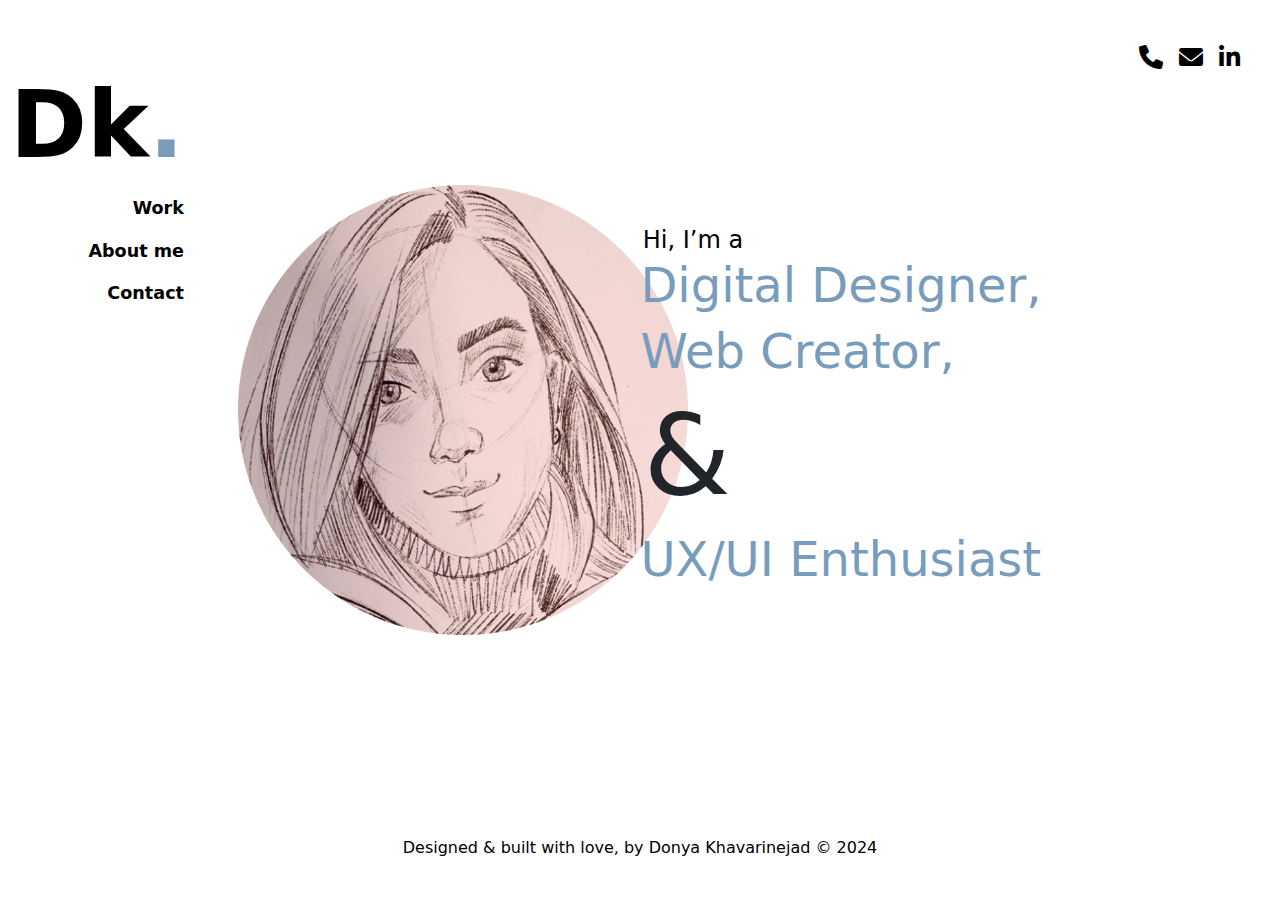
<file: index.html>
<!DOCTYPE html>
<html lang="en">
<head>
    <meta charset="UTF-8">
    <!-- Gör sidan mobilvänlig genom att ange viewport-egenskaper -->
    <meta name="viewport" content="width=device-width, initial-scale=1.0">
    <title>Portfolio - Donya Khavarinejad</title>
    <!-- kopplar till css -->
    <link rel="stylesheet" href="Assets/Css/styles.css">
    <!-- Lägg till Bootstrap CSS -->
    <link href="https://cdn.jsdelivr.net/npm/bootstrap@5.3.3/dist/css/bootstrap.min.css" rel="stylesheet" integrity="sha384-QWTKZyjpPEjISv5WaRU9OFeRpok6YctnYmDr5pNlyT2bRjXh0JMhjY6hW+ALEwIH" crossorigin="anonymous">
    <!-- Font Awesome CDN -->
    <link rel="stylesheet" href="https://cdnjs.cloudflare.com/ajax/libs/font-awesome/6.0.0/css/all.min.css">
</head>
<body>
    <!-- Header Section -->
    <header class="d-none d-lg-block"> 
        <div class="logo">
          <!-- Gör logotypen klickbar -->
            <a href="index.html">Dk</a> 
        </div>
        <!-- Navigationselement -->
        <nav>
            <ul>
                <li><a href="work.html">Work</a></li>
                <li><a href="about.html">About me</a></li>
                <li><a href="contact.html">Contact</a></li>
            </ul>
        </nav>
    </header>
  
    
       <!-- Responsive navbar för mindre enheter -->
       <!-- navbar-expand-lg: gör navbaren expanderbar på stora skärmar -->
       <!-- bg-body-tertiary: Sätter en neutral bakgrundsfärg -->
       <nav class="navbar navbar-expand-lg bg-body-tertiary d-lg-none">
        <div class="container-fluid">
          <!-- Gör logotyp klickbar -->
          <a class="navbar-brand" href="index.html">
            <img src="Assets/Images/logo.png" alt="Bootstrap Logo" width="50" height="ms-auto">
          </a>
  
          <!-- Navbar knappen (hamburger) placerad till höger -->
          <!-- ms-auto: flyttar menyn till höger -->
          <button class="navbar-toggler ms-auto" type="button" data-bs-toggle="collapse" data-bs-target="#navbarNav" aria-controls="navbarNav" aria-expanded="false" aria-label="Toggle navigation">
            <span class="navbar-toggler-icon"></span>
          </button>
  
          <!-- Navigeringsmeny -->
          <div class="collapse navbar-collapse" id="navbarNav">
             <!-- ms-auto: Flyttar menyn till höger -->
            <ul class="navbar-nav ms-auto">
                <!-- Sociala ikoner d-flex och justify-content-around för jämn placering -->
                <li class="nav-item d-flex justify-content-around">
                    <a href="tel:+46736227007" target="_blank" rel="noopener noreferrer" class="nav-link">
                    <i class="fas fa-phone"></i>
                    </a>
                    <a href="mailto:donyakhavari72@gmail.com" target="_blank" rel="noopener noreferrer" class="nav-link">
                    <i class="fas fa-envelope"></i>
                    </a>
                    <a href="https://linkedin.com" target="_blank" rel="noopener noreferrer" class="nav-link">
                    <i class="fab fa-linkedin-in"></i>
                    </a>
                </li>

              <!-- Kopplar meny knappar till andra sidor -->
              <li class="nav-item">
                <a class="nav-link active" aria-current="page" href="work.html">Work</a>
              </li>
              <li class="nav-item">
                <a class="nav-link" href="about.html">About me</a>
              </li>
              <li class="nav-item">
                <a class="nav-link" href="contact.html">Contact</a>
              </li>
            </ul>
          </div>
        </div>
      </nav>

    <!-- Sociala ikoner för större skärmar -->
    <!-- class: Visar sociala ikoner endast på stora skärmar, justerade till höger med flexbox -->
    <div class="social-icons d-none d-lg-flex justify-content-end">
        <a href="tel:+46736227007" target="_blank" rel="noopener noreferrer">
            <i class="fas fa-phone"></i>
        </a>
        <a href="mailto:donyakhavari72@gmail.com" target="_blank" rel="noopener noreferrer">
            <i class="fas fa-envelope"></i>
        </a>
        <a href="https://linkedin.com" target="_blank" rel="noopener noreferrer">
            <i class="fab fa-linkedin-in"></i>
        </a>
    </div>

    <main>
        <!-- Main Hero Section -->
        <!-- class:
         - d-flex: Gör sektionen till en flexbox-behållare.
         - flex-column: Lägger barn i en col som standard.
         - flex-lg-row: Byter till rpw på stora skärm.
         - align-items-center: Centrerar innehållet inom flexbox -->
        <section id="main-page" class="hero d-flex flex-column flex-lg-row align-items-center">
            <!-- Profilbild -->
            <img src="Assets/Images/firstpage.png" class="img-fluid profile-pic" allt="Profile Picture">
            
           <!-- Texter som ligger i mitten -->
           <!-- har använd olika class för att kontrollera layouten med Css -->
           <div>
            <p class="h3 smalltitle">Hi, I’m a</p>
            <p class="h1 bigtitle">Digital Designer,</p>
            <p class="h1 bigtitle">Web Creator,</p>
            <p class="h1 andtitle">&</p>
            <p class="h1 bigtitle">UX/UI Enthusiast</p>
           </div>
        </section>
    </main>

    <!-- Footer Section -->
    <footer>
        <p class="fs-6">Designed & built with love, by Donya Khavarinejad &copy; 2024</p>
    </footer>
    <script src="https://cdn.jsdelivr.net/npm/bootstrap@5.3.3/dist/js/bootstrap.bundle.min.js" integrity="sha384-YvpcrYf0tY3lHB60NNkmXc5s9fDVZLESaAA55NDzOxhy9GkcIdslK1eN7N6jIeHz" crossorigin="anonymous"></script>
    <script src="https://cdn.jsdelivr.net/npm/@popperjs/core@2.11.8/dist/umd/popper.min.js" integrity="sha384-I7E8VVD/ismYTF4hNIPjVp/Zjvgyol6VFvRkX/vR+Vc4jQkC+hVqc2pM8ODewa9r" crossorigin="anonymous"></script>
<script src="https://cdn.jsdelivr.net/npm/bootstrap@5.3.3/dist/js/bootstrap.min.js" integrity="sha384-0pUGZvbkm6XF6gxjEnlmuGrJXVbNuzT9qBBavbLwCsOGabYfZo0T0to5eqruptLy" crossorigin="anonymous"></script>
</body>
</html>
</file>
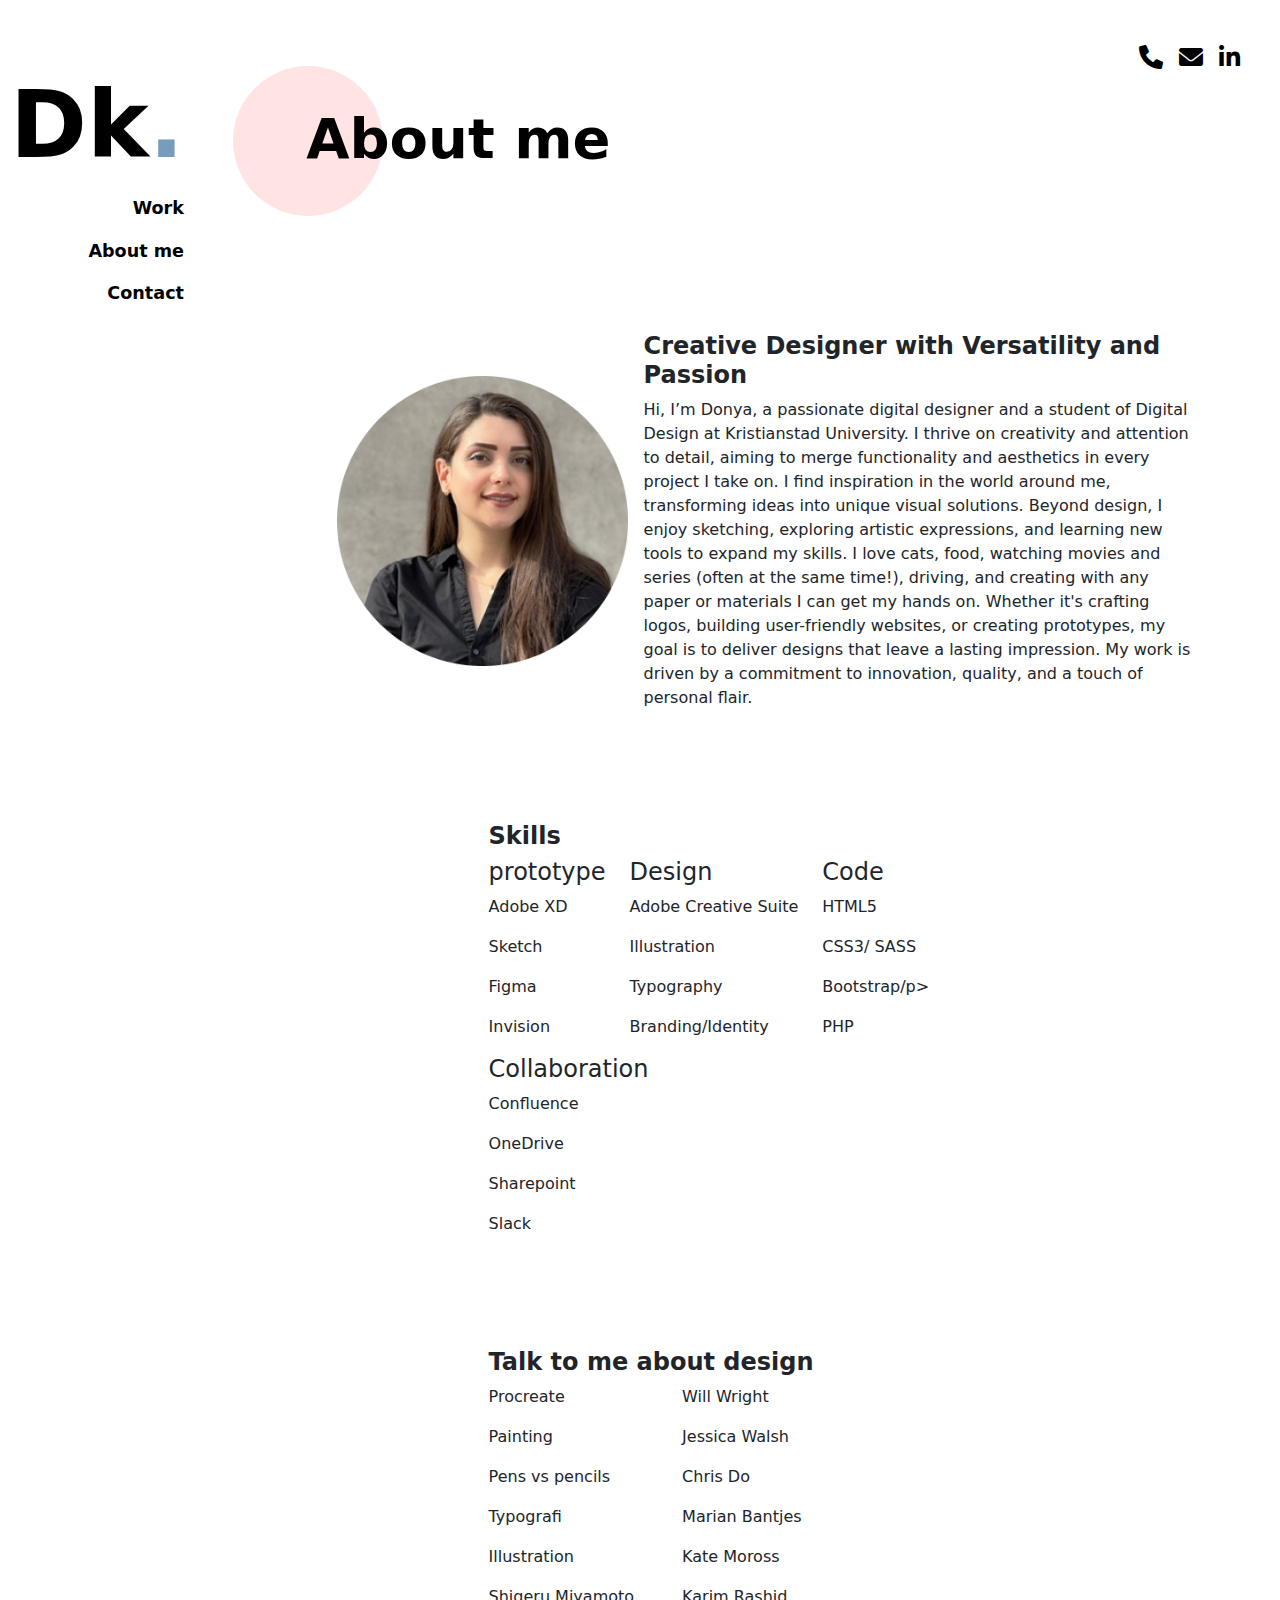
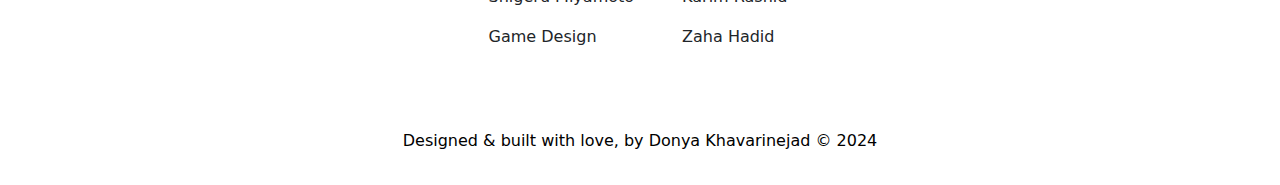
<file: about.html>
<!DOCTYPE html>
<html lang="en">

<head>
  <meta charset="UTF-8">
  <meta name="viewport" content="width=device-width, initial-scale=1.0">
  <title>Portfolio - Donya Khavarinejad</title>
  <!-- kopplar till css -->
  <link rel="stylesheet" href="Assets/Css/styles.css">
  <!-- Lägg till Bootstrap CSS -->
  <link href="https://cdn.jsdelivr.net/npm/bootstrap@5.3.3/dist/css/bootstrap.min.css" rel="stylesheet"
    integrity="sha384-QWTKZyjpPEjISv5WaRU9OFeRpok6YctnYmDr5pNlyT2bRjXh0JMhjY6hW+ALEwIH" crossorigin="anonymous">
  <!-- Font Awesome CDN -->
  <link rel="stylesheet" href="https://cdnjs.cloudflare.com/ajax/libs/font-awesome/6.0.0/css/all.min.css">
</head>

<body>


  <!-- Social Icons för stor skärm som placeras högst upp höger på sida och ska inte syns i mindre skärm -->
  <div class="social-icons d-none d-lg-flex justify-content-end">
    <a href="tel:+46736227007" target="_blank" rel="noopener noreferrer">
      <i class="fas fa-phone"></i>
    </a>
    <a href="mailto:donyakhavari72@gmail.com" target="_blank" rel="noopener noreferrer">
      <i class="fas fa-envelope"></i>
    </a>
    <a href="https://linkedin.com" target="_blank" rel="noopener noreferrer">
      <i class="fab fa-linkedin-in"></i>
    </a>
  </div>

  <div>
    <div class="row">
      <div class="col">
        <nav class="navbar navbar-expand-lg bg-body-tertiary d-lg-none">
          <div class="container-fluid">
            <!-- Logotyp -->
            <a class="navbar-brand" href="index.html">
              <img src="Assets/Images/logo.png" alt="Bootstrap Logo" width="50" height="ms-auto">
            </a>

            <!-- Navbar i knapp form placerad till höger för mindre skärm-->
            <button class="navbar-toggler ms-auto" type="button" data-bs-toggle="collapse" data-bs-target="#navbarNav"
              aria-controls="navbarNav" aria-expanded="false" aria-label="Toggle navigation">
              <span class="navbar-toggler-icon"></span>
            </button>

            <!-- Navigeringsmeny för mindre skärm -->
            <div class="collapse navbar-collapse" id="navbarNav">
              <ul class="navbar-nav ms-auto">
                <!-- Sociala ikoner som ska syns i navbar för mindre skärm -->
                <li class="nav-item d-flex justify-content-around">
                  <a href="tel:+46736227007" target="_blank" rel="noopener noreferrer" class="nav-link">
                    <i class="fas fa-phone"></i>
                  </a>
                  <a href="mailto:donyakhavari72@gmail.com" target="_blank" rel="noopener noreferrer" class="nav-link">
                    <i class="fas fa-envelope"></i>
                  </a>
                  <a href="https://linkedin.com" target="_blank" rel="noopener noreferrer" class="nav-link">
                    <i class="fab fa-linkedin-in"></i>
                  </a>
                </li>
                <!-- Meny knappar -->
                <li class="nav-item">
                  <a class="nav-link active" aria-current="page" href="work.html">Work</a>
                </li>
                <li class="nav-item">
                  <a class="nav-link" href="about.html">About me</a>
                </li>
                <li class="nav-item">
                  <a class="nav-link" href="contact.html">Contact</a>
                </li>
              </ul>
            </div>
          </div>
        </nav>
      </div>
    </div>

    <!-- Har använd row och col för att ha kontroll över min layout -->
    <div class="row">
      <!-- Sidokolumn för meny i större skärm -->
      <div class="col-lg-2">
        <div class="p-3">
          <!-- class:
         - d-none: döljer meny på alla skärmar som standard.
         - d-lg-block visar meny endast på stora skärmar som ett blockelement -->
          <header class="d-none d-lg-block">
            <div class="logo">
              <a href="index.html">Dk</a> <!-- Gör logo klickbar -->
            </div>
            <!-- Meny knappar -->
            <nav>
              <ul>
                <li><a href="work.html">Work</a></li>
                <li><a href="about.html">About me</a></li>
                <li><a href="contact.html">Contact</a></li>
              </ul>
            </nav>
          </header>
        </div>
      </div>

      <!-- Huvudinnehåll -->
      <!-- class: col-lg-10: col tar upp 10 av 12 alla col i ett Bootstrap-rutnät på stora skärmar. -->
      <div class="col-lg-10">
        <!-- Row för placera circle och texten -->
        <!-- mb-3: margin bottom. -->
        <div class="row mb-3">
          <div class="col">
            <!-- p-3: padding -->
            <div class="p-3">
  
              <div class="circle-text-section d-flex justify-content-start align-items-center">
                <div class="circle">
                  <p class="h3 text-start">About me</p>
                </div>
              </div>
            </div>
          </div>
        </div>

               <!-- Huvudinnehåll -->
               <div class="col-lg-12 align-items-center mx-4 justify-content-md-center">
      
                <!-- Kortsektion -->
                <div class="row-lg-5 row-cols-1 g-4">
                  <div class="col">
                    <!-- p-3: padding -->
                    <div class="p-5">
                      <div class="card custom-card" style="border: none;">
                        <div class="row g-0 mx-5">
                          <!-- Bilden -->
                          <div class="col-md-4 d-flex align-items-center justify-content-center">
                            <img src="Assets/Images/me.png" class="img-fluid" alt="Donnya">
                          </div>
                          <!-- Textinnehåll -->
                          <div class="col-md-8">
                            <div class="card-body text-start">
                              <h4 class="card-title fw-bold">Creative Designer with Versatility and Passion</h4>
                              <p class="card-text">Hi, I’m Donya, a passionate digital designer and a student of Digital Design at Kristianstad University. I thrive on creativity and attention to detail, aiming to merge functionality and aesthetics in every project I take on. I find inspiration in the world around me, transforming ideas into unique visual solutions.
                                Beyond design, I enjoy sketching, exploring artistic expressions, and learning new tools to expand my skills. I love cats, food, watching movies and series (often at the same time!), driving, and creating with any paper or materials I can get my hands on. Whether it's crafting logos, building user-friendly websites, or creating prototypes, my goal is to deliver designs that leave a lasting impression. My work is driven by a commitment to innovation, quality, and a touch of personal flair.</p>
                            </div>
                          </div>
                        </div>
                      </div>
                    </div>
                  </div>
                  <div class="col-10 mx-auto d-flex flex-column justify-content-center align-items-center text-center">
                    <div class="p-5 w-75 text-start">
                      <!-- Rubrik ovanför kolumner -->
                      <div class="row">
                        <div class="col text-start">
                          <h4 class="fw-bold">Skills</h4>
                        </div>
                      </div>
                      <!-- Kolumner med punkter -->
                      <div class="row row-cols-auto text-start">
                        <!-- Kolumn 1 -->
                        <div class="col">
                          <p class="h4 text-start">prototype</p>
                            <p>Adobe XD</p>
                            <p>Sketch</p>
                            <p>Figma</p>
                            <p>Invision</p>
                        </div>
                        <!-- Kolumn 2 -->
                        <div class="col">
                          <p class="h4 text-start">Design</p>
                            <p>Adobe Creative Suite</p>
                            <p>Illustration</p>
                            <p>Typography</p>
                            <p>Branding/Identity</p>
                        </div>
                        <!-- Kolumn 3 -->
                        <div class="col">
                          <p class="h4 text-start">Code</p>
                          <p>HTML5</p>
                          <p>CSS3/ SASS</p>
                          <p>Bootstrap/p>
                          <p>PHP</p>
                        </div>
                        <!-- Kolumn 4 -->
                        <div class="col">
                          <p class="h4 text-start">Collaboration</p>
                            <p>Confluence</p>
                            <p>OneDrive</p>
                            <p>Sharepoint</p>
                            <p>Slack</p>
                        </div>
                      </div>
                    </div>
                  </div>
                  <!-- Kolumn med centrerad layout:
                      - col-10: col tar upp 10 av 12 col.
                      - mx-auto: Lägger till automatiska margin för att centrera col.
                      - d-flex: Gör elementet en flexbox-behållare.
                      - flex-column: Lägger flexboxens barn i en col.
                      - justify-content-center: Centrerar kontenten.
                      - align-items-center: Centrerar flexboxens barn.
                      - text-center: Justerar all text i elementet till mitten -->
                  <div class="col-10 mx-auto d-flex flex-column justify-content-center align-items-center text-center">
                    <div class="p-5 w-75 text-start">
                         <!-- Rubrik ovanför kolumner -->
                         <div class="row">
                          <div class="col text-start">
                            <h4 class="fw-bold">Talk to me about design</h4>
                          </div>
                        </div>

                        <!-- Kolumner med punkter -->
                        <!-- class:
                          -row-cols-auto: Flexible storlek för col beroende på skärmstorlek
                          -text-start: Align text vvänster-->
                        <div class="row row-cols-auto text-start">
                          <!-- Kolumn 1 -->
                          <div class="col">
                              <p>Procreate</p>
                              <p>Painting</p>
                              <p>Pens vs pencils</p>
                              <p>Typografi</p>
                              <p>Illustration</p>
                              <p>Shigeru Miyamoto</p>
                              <p>Game Design</p>
                          </div>
                          <div class="col">

                          </div>
                          <!-- Kolumn 2 -->
                          <div class="col">
                            <p>Will Wright</p>
                            <p>Jessica Walsh</p>
                            <p>Chris Do</p>
                            <p>Marian Bantjes</p>
                            <p>Kate Moross</p>
                            <p>Karim Rashid</p>
                            <p>Zaha Hadid</p>
                        </div>
                    </div>
                  </div>
                </div>
              </div>
            </div>
          </div>
            




    <!-- Footer Section -->
    <footer>
      <p class="fs-6">Designed & built with love, by Donya Khavarinejad &copy; 2024</p>
    </footer>
    <script src="https://cdn.jsdelivr.net/npm/bootstrap@5.3.3/dist/js/bootstrap.bundle.min.js" integrity="sha384-YvpcrYf0tY3lHB60NNkmXc5s9fDVZLESaAA55NDzOxhy9GkcIdslK1eN7N6jIeHz" crossorigin="anonymous"></script>
    <script src="https://cdn.jsdelivr.net/npm/@popperjs/core@2.11.8/dist/umd/popper.min.js" integrity="sha384-I7E8VVD/ismYTF4hNIPjVp/Zjvgyol6VFvRkX/vR+Vc4jQkC+hVqc2pM8ODewa9r" crossorigin="anonymous"></script>
<script src="https://cdn.jsdelivr.net/npm/bootstrap@5.3.3/dist/js/bootstrap.min.js" integrity="sha384-0pUGZvbkm6XF6gxjEnlmuGrJXVbNuzT9qBBavbLwCsOGabYfZo0T0to5eqruptLy" crossorigin="anonymous"></script>
</body>
</html>
</file>
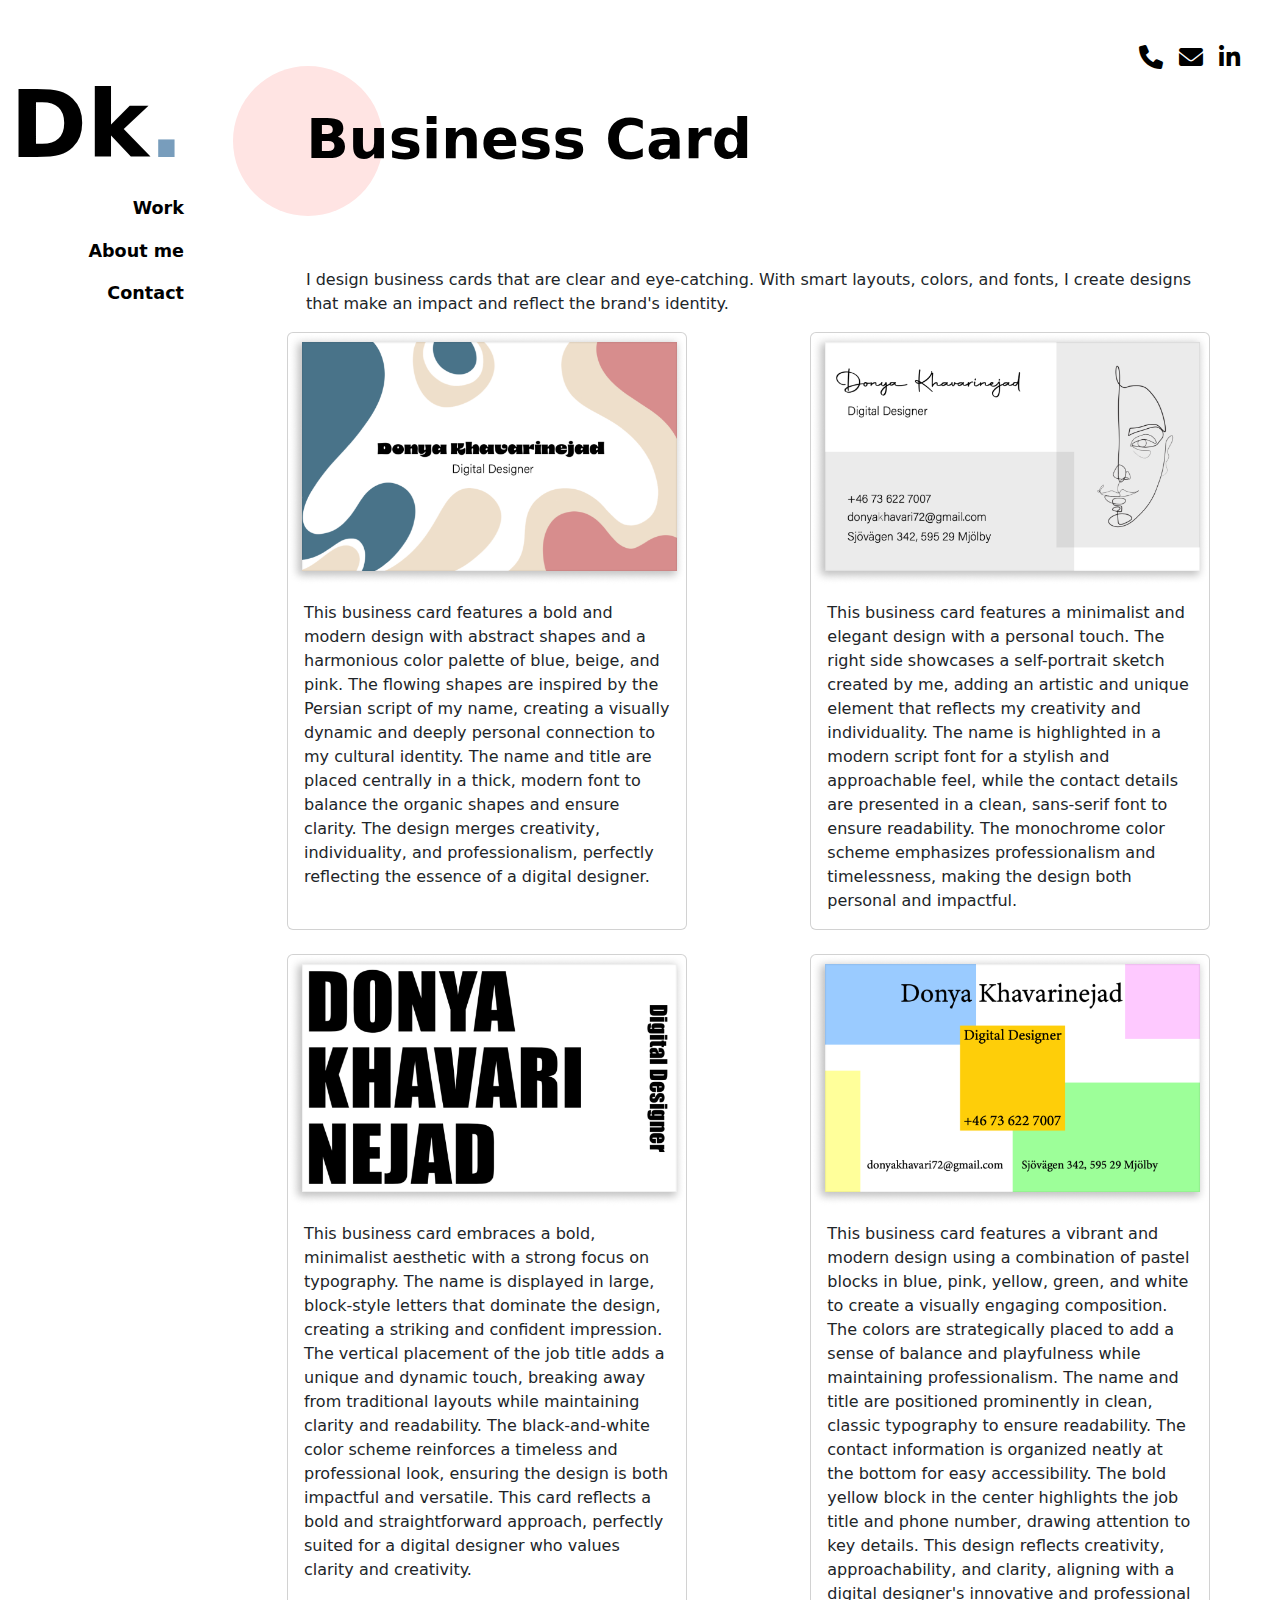
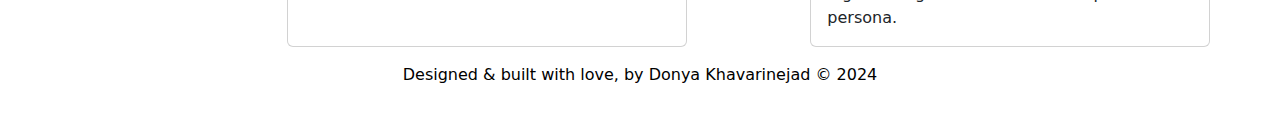
<file: cards.html>
<!DOCTYPE html>
<html lang="en">

<head>
  <meta charset="UTF-8">
  <meta name="viewport" content="width=device-width, initial-scale=1.0">
  <title>Portfolio - Donya Khavarinejad</title>
  <!-- kopplar till css -->
  <link rel="stylesheet" href="Assets/Css/styles.css">
  <!-- Lägg till Bootstrap CSS -->
  <link href="https://cdn.jsdelivr.net/npm/bootstrap@5.3.3/dist/css/bootstrap.min.css" rel="stylesheet"
    integrity="sha384-QWTKZyjpPEjISv5WaRU9OFeRpok6YctnYmDr5pNlyT2bRjXh0JMhjY6hW+ALEwIH" crossorigin="anonymous">
  <!-- Font Awesome CDN -->
  <link rel="stylesheet" href="https://cdnjs.cloudflare.com/ajax/libs/font-awesome/6.0.0/css/all.min.css">
</head>

<body>


  <!-- Social Icons för stor skärm som placeras högst upp höger på sida och ska inte syns i mindre skärm -->
  <div class="social-icons d-none d-lg-flex justify-content-end">
    <a href="tel:+46736227007" target="_blank" rel="noopener noreferrer">
      <i class="fas fa-phone"></i>
    </a>
    <a href="mailto:donyakhavari72@gmail.com" target="_blank" rel="noopener noreferrer">
      <i class="fas fa-envelope"></i>
    </a>
    <a href="https://linkedin.com" target="_blank" rel="noopener noreferrer">
      <i class="fab fa-linkedin-in"></i>
    </a>
  </div>

  <div>
    <div class="row">
      <div class="col">
        <nav class="navbar navbar-expand-lg bg-body-tertiary d-lg-none">
          <div class="container-fluid">
            <!-- Logotyp -->
            <a class="navbar-brand" href="index.html">
              <img src="Assets/Images/logo.png" alt="Bootstrap Logo" width="50" height="ms-auto">
            </a>

            <!-- Navbar i knapp form placerad till höger för mindre skärm-->
            <button class="navbar-toggler ms-auto" type="button" data-bs-toggle="collapse" data-bs-target="#navbarNav"
              aria-controls="navbarNav" aria-expanded="false" aria-label="Toggle navigation">
              <span class="navbar-toggler-icon"></span>
            </button>

            <!-- Navigeringsmeny för mindre skärm -->
            <div class="collapse navbar-collapse" id="navbarNav">
              <ul class="navbar-nav ms-auto">
                <!-- Sociala ikoner som ska syns i navbar för mindre skärm -->
                <li class="nav-item d-flex justify-content-around">
                  <a href="tel:+46736227007" target="_blank" rel="noopener noreferrer" class="nav-link">
                    <i class="fas fa-phone"></i>
                  </a>
                  <a href="mailto:donyakhavari72@gmail.com" target="_blank" rel="noopener noreferrer" class="nav-link">
                    <i class="fas fa-envelope"></i>
                  </a>
                  <a href="https://linkedin.com" target="_blank" rel="noopener noreferrer" class="nav-link">
                    <i class="fab fa-linkedin-in"></i>
                  </a>
                </li>
                <!-- Meny knappar -->
                <li class="nav-item">
                  <a class="nav-link active" aria-current="page" href="work.html">Work</a>
                </li>
                <li class="nav-item">
                  <a class="nav-link" href="about.html">About me</a>
                </li>
                <li class="nav-item">
                  <a class="nav-link" href="contact.html">Contact</a>
                </li>
              </ul>
            </div>
          </div>
        </nav>
      </div>
    </div>

    <!-- Har använd row och col för att ha kontroll över min layout -->
    <div class="row">
      <!-- Sidokolumn för meny i större skärm -->
      <div class="col-lg-2">
        <div class="p-3">
          <!-- class:
         - d-none: döljer meny på alla skärmar som standard.
         - d-lg-block visar meny endast på stora skärmar som ett blockelement -->
          <header class="d-none d-lg-block">
            <div class="logo">
              <a href="index.html">Dk</a> <!-- Gör logo klickbar -->
            </div>
            <!-- Meny knappar -->
            <nav>
              <ul>
                <li><a href="work.html">Work</a></li>
                <li><a href="about.html">About me</a></li>
                <li><a href="contact.html">Contact</a></li>
              </ul>
            </nav>
          </header>
        </div>
      </div>

      <!-- Huvudinnehåll -->
      <!-- class: col-lg-10: col tar upp 10 av 12 alla col i ett Bootstrap-rutnät på stora skärmar. -->
      <div class="col-lg-10">
        <!-- Row för placera circle och texten -->
        <!-- mb-3: margin bottom. -->
        <div class="row mb-3">
          <div class="col">
            <!-- p-3: padding -->
            <div class="p-3">
  
              <div class="circle-text-section d-flex justify-content-start align-items-center">
                <div class="circle">
                  <p class="h3 text-start">Business Card</p>
                </div>
              </div>
            </div>
          </div>
        </div>


        
        <!-- Kolumn som är centrerad med flexbox:
         - col-10: Upptar 10 av 12 col.
         - mx-auto: Centrerar col horisontellt(x).
         - d-flex: Aktiverar flexbox-layout.
         - flex-column: Lägger flexboxens barn i en col.
         - justify-content-center: Centrerar innehållet (y).
         - align-items-center: Centrerar innehållet (x).
         - text-center: Centrerar texten i mitten -->
        <div class="col-10 mx-auto d-flex flex-column justify-content-center align-items-center text-center">
          <!-- text-start: Aligt text vänster -->
            <p class="text-start">I design business cards that are clear and eye-catching. With smart layouts, colors, and fonts, I create designs that make an impact and reflect the brand's identity.
            </p>
        </div>

        <!-- Kortsektion -->
        <!-- Rad med två kolumner:
         - row: Definierar en rad-row.
         - row-cols-2: Delar upp raden i två col på alla skärmstorlekar som standard.
         - row-cols-md-2: Behåller två kolumner även på medium skärmar.
         - g-4: Lägger till ett avstånd (gap) mellan col och row.
         - mx-2: Margin (x) på (8px)-->
        <div class="row row-cols-2 row-cols-md-2 g-4 mx-2">
          <div class="col">
            <!-- h-100: Gör att kortet fyller hela höjden av sin behållare (100% av behållarens höjd) -->
            <div class="card h-100">
              <img src="Assets/Images/cart1.png" class="card-img-top" alt="Card1">
              <div class="card-body text-start">
                <p class="card-text">This business card features a bold and modern design with abstract shapes and a harmonious color palette of blue, beige, and pink. The flowing shapes are inspired by the Persian script of my name, creating a visually dynamic and deeply personal connection to my cultural identity.
                    The name and title are placed centrally in a thick, modern font to balance the organic shapes and ensure clarity. The design merges creativity, individuality, and professionalism, perfectly reflecting the essence of a digital designer.</p>
              </div>
            </div>
          </div>
          <div class="col">
            <!-- h-100: Gör att kortet fyller hela höjden av sin behållare (100% av behållarens höjd) -->
            <div class="card h-100">
              <img src="Assets/Images/cart2.png" class="card-img-top" alt="Card2">
              <div class="card-body text-start">
                <p class="card-text">This business card features a minimalist and elegant design with a personal touch. The right side showcases a self-portrait sketch created by me, adding an artistic and unique element that reflects my creativity and individuality.
                    The name is highlighted in a modern script font for a stylish and approachable feel, while the contact details are presented in a clean, sans-serif font to ensure readability. The monochrome color scheme emphasizes professionalism and timelessness, making the design both personal and impactful.</p>
              </div>
            </div>
          </div>
          <div class="col">
            <!-- h-100: Gör att kortet fyller hela höjden av sin behållare (100% av behållarens höjd) -->
            <div class="card h-100">
              <img src="Assets/Images/card3.png" class="card-img-top" alt="Card3">
              <div class="card-body text-start">
                <p class="card-text">This business card embraces a bold, minimalist aesthetic with a strong focus on typography. The name is displayed in large, block-style letters that dominate the design, creating a striking and confident impression. The vertical placement of the job title adds a unique and dynamic touch, breaking away from traditional layouts while maintaining clarity and readability.
                    The black-and-white color scheme reinforces a timeless and professional look, ensuring the design is both impactful and versatile. This card reflects a bold and straightforward approach, perfectly suited for a digital designer who values clarity and creativity.</p>
              </div>
            </div>
          </div>
          <div class="col">
            <div class="card h-100">
              <!-- h-100: Gör att kortet fyller hela höjden av sin behållare (100% av behållarens höjd) -->
              <img src="Assets/Images/card4.png" class="card-img-top" alt="Card4">
              <div class="card-body text-start">
                <p class="card-text">This business card features a vibrant and modern design using a combination of pastel blocks in blue, pink, yellow, green, and white to create a visually engaging composition. The colors are strategically placed to add a sense of balance and playfulness while maintaining professionalism.
                    The name and title are positioned prominently in clean, classic typography to ensure readability. The contact information is organized neatly at the bottom for easy accessibility. The bold yellow block in the center highlights the job title and phone number, drawing attention to key details. This design reflects creativity, approachability, and clarity, aligning with a digital designer's innovative and professional persona.</p>
              </div>
            </div>
          </div>
        </div>
      </div>
    </div>
  </div>

  <!-- Footer Section -->
  <footer>
    <p class="fs-6">Designed & built with love, by Donya Khavarinejad &copy; 2024</p>
  </footer>
  <script src="https://cdn.jsdelivr.net/npm/bootstrap@5.3.3/dist/js/bootstrap.bundle.min.js"
    integrity="sha384-YvpcrYf0tY3lHB60NNkmXc5s9fDVZLESaAA55NDzOxhy9GkcIdslK1eN7N6jIeHz"
    crossorigin="anonymous"></script>
  <script src="https://cdn.jsdelivr.net/npm/@popperjs/core@2.11.8/dist/umd/popper.min.js"
    integrity="sha384-I7E8VVD/ismYTF4hNIPjVp/Zjvgyol6VFvRkX/vR+Vc4jQkC+hVqc2pM8ODewa9r"
    crossorigin="anonymous"></script>
  <script src="https://cdn.jsdelivr.net/npm/bootstrap@5.3.3/dist/js/bootstrap.min.js"
    integrity="sha384-0pUGZvbkm6XF6gxjEnlmuGrJXVbNuzT9qBBavbLwCsOGabYfZo0T0to5eqruptLy"
    crossorigin="anonymous"></script>
</body>

</html>
</file>
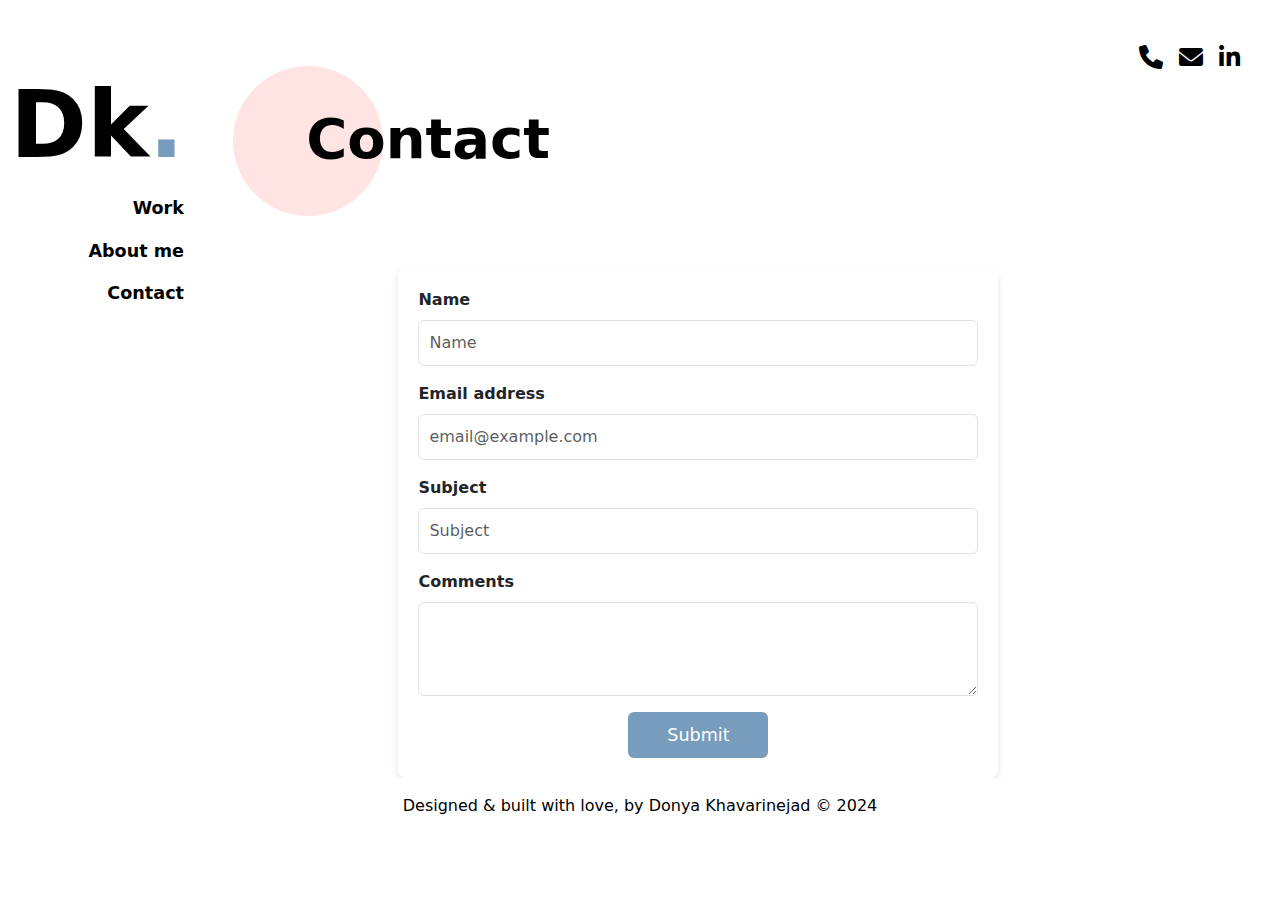
<file: contact.html>
<!DOCTYPE html>
<html lang="en">

<head>
  <meta charset="UTF-8">
  <meta name="viewport" content="width=device-width, initial-scale=1.0">
  <title>Portfolio - Donya Khavarinejad</title>
  <!-- kopplar till css -->
  <link rel="stylesheet" href="Assets/Css/styles.css">
  <!-- Lägg till Bootstrap CSS -->
  <link href="https://cdn.jsdelivr.net/npm/bootstrap@5.3.3/dist/css/bootstrap.min.css" rel="stylesheet"
    integrity="sha384-QWTKZyjpPEjISv5WaRU9OFeRpok6YctnYmDr5pNlyT2bRjXh0JMhjY6hW+ALEwIH" crossorigin="anonymous">
  <!-- Font Awesome CDN -->
  <link rel="stylesheet" href="https://cdnjs.cloudflare.com/ajax/libs/font-awesome/6.0.0/css/all.min.css">
</head>

<body>


  <!-- Social Icons för stor skärm som placeras högst upp höger på sida och ska inte syns i mindre skärm -->
  <div class="social-icons d-none d-lg-flex justify-content-end">
    <a href="tel:+46736227007" target="_blank" rel="noopener noreferrer">
      <i class="fas fa-phone"></i>
    </a>
    <a href="mailto:donyakhavari72@gmail.com" target="_blank" rel="noopener noreferrer">
      <i class="fas fa-envelope"></i>
    </a>
    <a href="https://linkedin.com" target="_blank" rel="noopener noreferrer">
      <i class="fab fa-linkedin-in"></i>
    </a>
  </div>

  <div>
    <div class="row">
      <div class="col">
        <nav class="navbar navbar-expand-lg bg-body-tertiary d-lg-none">
          <div class="container-fluid">
            <!-- Logotyp -->
            <a class="navbar-brand" href="index.html">
              <img src="Assets/Images/logo.png" alt="Bootstrap Logo" width="50" height="ms-auto">
            </a>

            <!-- Navbar i knapp form placerad till höger för mindre skärm-->
            <button class="navbar-toggler ms-auto" type="button" data-bs-toggle="collapse" data-bs-target="#navbarNav"
              aria-controls="navbarNav" aria-expanded="false" aria-label="Toggle navigation">
              <span class="navbar-toggler-icon"></span>
            </button>

            <!-- Navigeringsmeny för mindre skärm -->
            <div class="collapse navbar-collapse" id="navbarNav">
              <ul class="navbar-nav ms-auto">
                <!-- Sociala ikoner som ska syns i navbar för mindre skärm -->
                <li class="nav-item d-flex justify-content-around">
                  <a href="tel:+46736227007" target="_blank" rel="noopener noreferrer" class="nav-link">
                    <i class="fas fa-phone"></i>
                  </a>
                  <a href="mailto:donyakhavari72@gmail.com" target="_blank" rel="noopener noreferrer" class="nav-link">
                    <i class="fas fa-envelope"></i>
                  </a>
                  <a href="https://linkedin.com" target="_blank" rel="noopener noreferrer" class="nav-link">
                    <i class="fab fa-linkedin-in"></i>
                  </a>
                </li>
                <!-- Meny knappar -->
                <li class="nav-item">
                  <a class="nav-link active" aria-current="page" href="work.html">Work</a>
                </li>
                <li class="nav-item">
                  <a class="nav-link" href="about.html">About me</a>
                </li>
                <li class="nav-item">
                  <a class="nav-link" href="contact.html">Contact</a>
                </li>
              </ul>
            </div>
          </div>
        </nav>
      </div>
    </div>

    <!-- Har använd row och col för att ha kontroll över min layout -->
    <div class="row">
      <!-- Sidokolumn för meny i större skärm -->
      <div class="col-lg-2">
        <div class="p-3">
          <!-- class:
         - d-none: döljer meny på alla skärmar som standard.
         - d-lg-block visar meny endast på stora skärmar som ett blockelement -->
          <header class="d-none d-lg-block">
            <div class="logo">
              <a href="index.html">Dk</a> <!-- Gör logo klickbar -->
            </div>
            <!-- Meny knappar -->
            <nav>
              <ul>
                <li><a href="work.html">Work</a></li>
                <li><a href="about.html">About me</a></li>
                <li><a href="contact.html">Contact</a></li>
              </ul>
            </nav>
          </header>
        </div>
      </div>

      <!-- Huvudinnehåll -->
      <!-- class: col-lg-10: col tar upp 10 av 12 alla col i ett Bootstrap-rutnät på stora skärmar. -->
      <div class="col-lg-10">
        <!-- Row för placera circle och texten -->
        <!-- mb-3: margin bottom. -->
        <div class="row mb-3">
          <div class="col">
            <!-- p-3: padding -->
            <div class="p-3">
  
              <div class="circle-text-section d-flex justify-content-start align-items-center">
                <div class="circle">
                  <p class="h3 text-start">Contact</p>
                </div>
              </div>
            </div>
          </div>
        </div>
    

      <!-- Rad med centrerat innehåll:
         - row: Skapar en rad.
         - justify-content-center: Centrerar alla col inom raden -->
      <div class="row justify-content-center">
        <!-- Formulär-sektion -->
        <!-- class: 
         - col-12: col tar upp hela raden (12 av 12 col) på små skärmar.
         - col-md-8: col tar upp 8 av 12 col på medium skärmar och större -->
        <div class="col-12 col-md-8">
          <form>
            <!-- mb-3: margin bottom-->
            <div class="mb-3">
              <label for="name" class="form-label">Name</label>
              <input type="text" class="form-control" id="name" placeholder="Name">
            </div>
            <div class="mb-3">
              <label for="email" class="form-label">Email address</label>
              <input type="email" class="form-control" id="email" placeholder="email@example.com">
            </div>
            <div class="mb-3">
              <label for="subject" class="form-label">Subject</label>
              <input type="text" class="form-control" id="subject" placeholder="Subject">
            </div>
            <div class="mb-3">
              <label for="comments" class="form-label">Comments</label>
              <textarea class="form-control" id="comments" rows="3"></textarea>
            </div>
            <button type="submit" class="btn btn-primary">Submit</button>
          </form>
        </div>
      </div>
    </div>

    <!-- Footer Section -->
    <footer>
      <p class="fs-6">Designed & built with love, by Donya Khavarinejad &copy; 2024</p>
    </footer>
    <script src="https://cdn.jsdelivr.net/npm/bootstrap@5.3.3/dist/js/bootstrap.bundle.min.js" integrity="sha384-YvpcrYf0tY3lHB60NNkmXc5s9fDVZLESaAA55NDzOxhy9GkcIdslK1eN7N6jIeHz" crossorigin="anonymous"></script>
    <script src="https://cdn.jsdelivr.net/npm/@popperjs/core@2.11.8/dist/umd/popper.min.js" integrity="sha384-I7E8VVD/ismYTF4hNIPjVp/Zjvgyol6VFvRkX/vR+Vc4jQkC+hVqc2pM8ODewa9r" crossorigin="anonymous"></script>
<script src="https://cdn.jsdelivr.net/npm/bootstrap@5.3.3/dist/js/bootstrap.min.js" integrity="sha384-0pUGZvbkm6XF6gxjEnlmuGrJXVbNuzT9qBBavbLwCsOGabYfZo0T0to5eqruptLy" crossorigin="anonymous"></script>
</body>
</html>
</file>
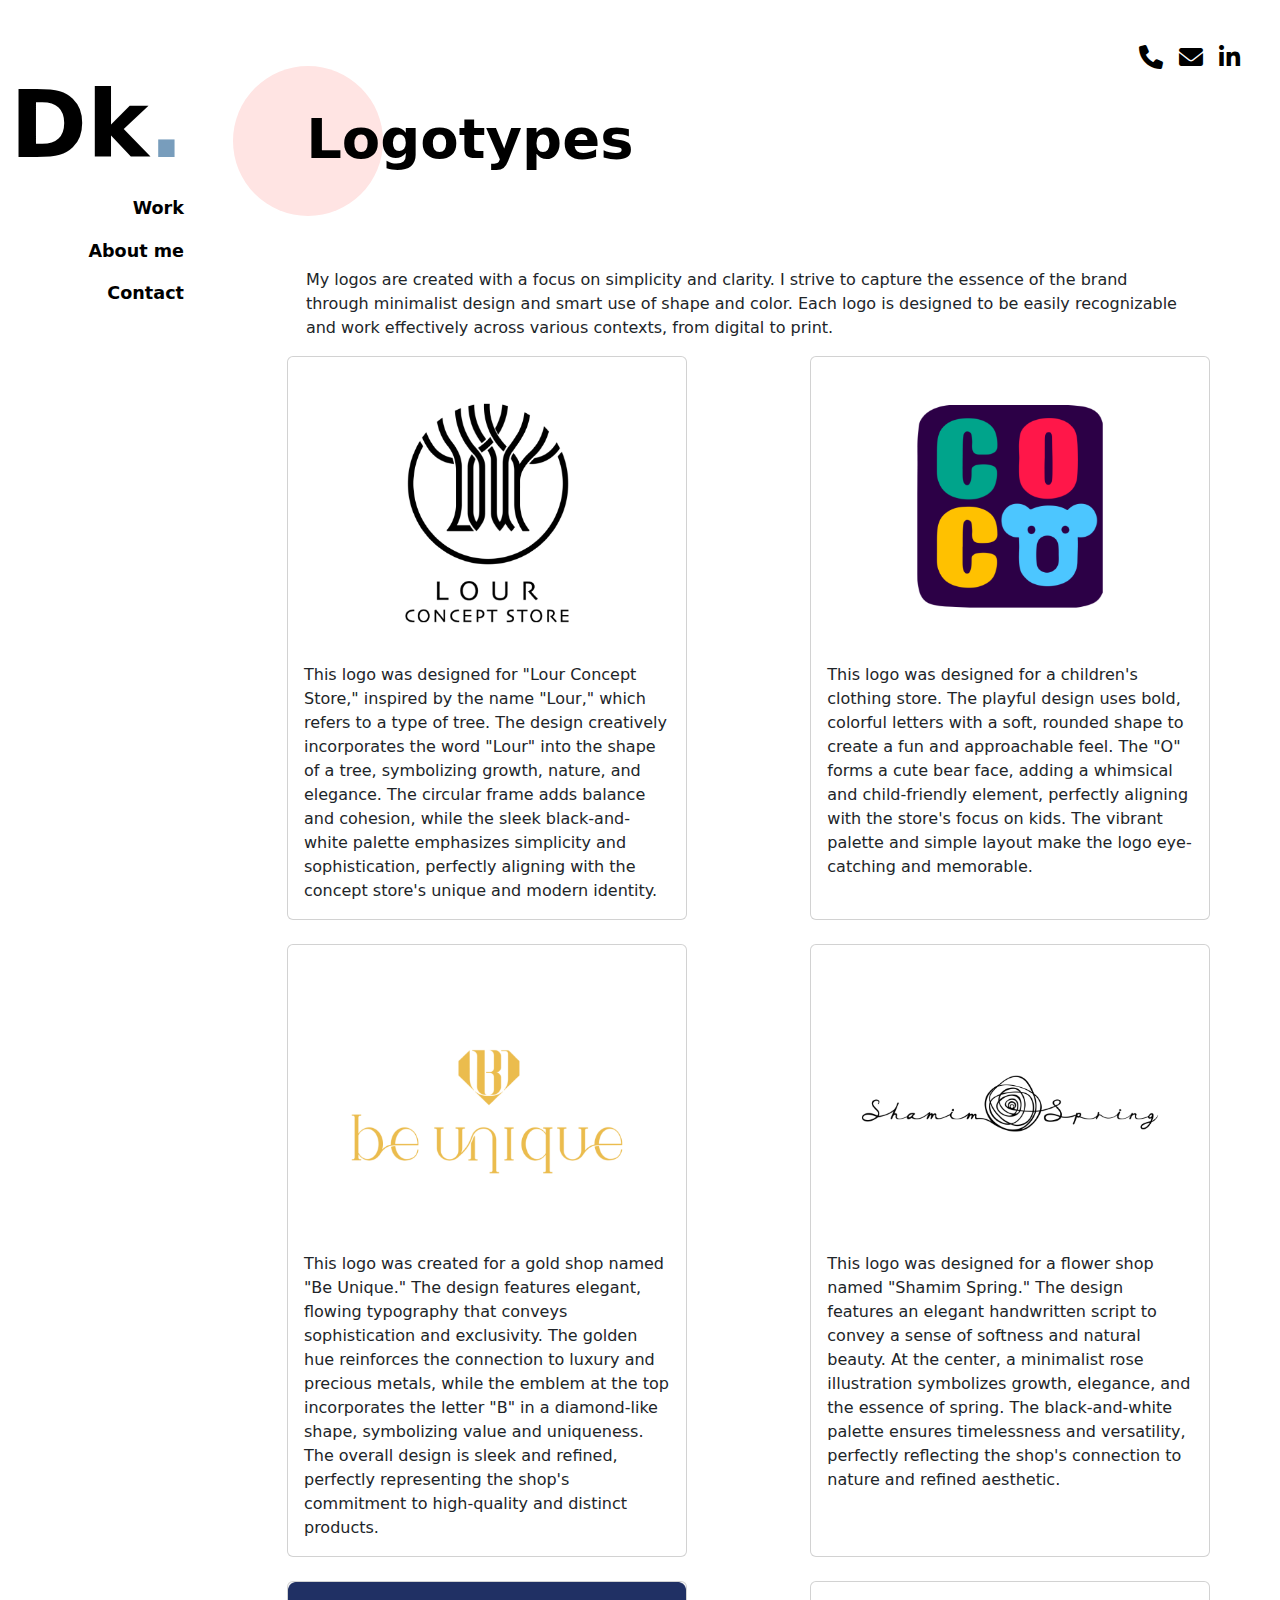
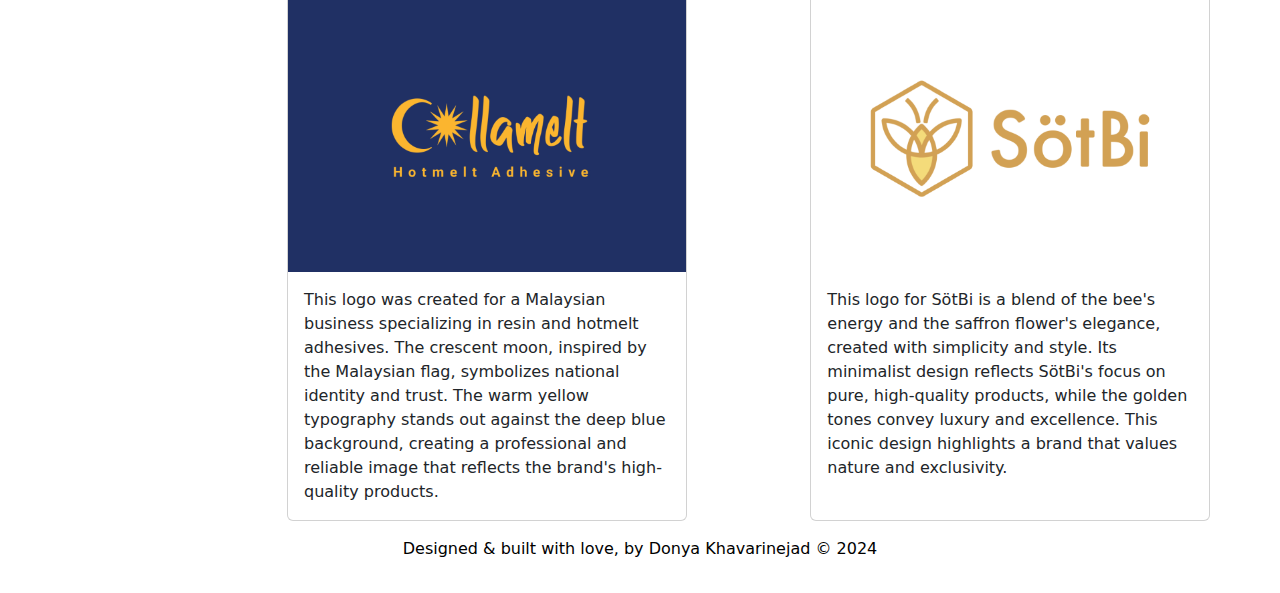
<file: logo.html>
<!DOCTYPE html>
<html lang="en">

<head>
  <meta charset="UTF-8">
  <meta name="viewport" content="width=device-width, initial-scale=1.0">
  <title>Portfolio - Donya Khavarinejad</title>
  <!-- kopplar till css -->
  <link rel="stylesheet" href="Assets/Css/styles.css">
  <!-- Lägg till Bootstrap CSS -->
  <link href="https://cdn.jsdelivr.net/npm/bootstrap@5.3.3/dist/css/bootstrap.min.css" rel="stylesheet"
    integrity="sha384-QWTKZyjpPEjISv5WaRU9OFeRpok6YctnYmDr5pNlyT2bRjXh0JMhjY6hW+ALEwIH" crossorigin="anonymous">
  <!-- Font Awesome CDN -->
  <link rel="stylesheet" href="https://cdnjs.cloudflare.com/ajax/libs/font-awesome/6.0.0/css/all.min.css">
</head>

<body>


  <!-- Social Icons för stor skärm som placeras högst upp höger på sida och ska inte syns i mindre skärm -->
  <div class="social-icons d-none d-lg-flex justify-content-end">
    <a href="tel:+46736227007" target="_blank" rel="noopener noreferrer">
      <i class="fas fa-phone"></i>
    </a>
    <a href="mailto:donyakhavari72@gmail.com" target="_blank" rel="noopener noreferrer">
      <i class="fas fa-envelope"></i>
    </a>
    <a href="https://linkedin.com" target="_blank" rel="noopener noreferrer">
      <i class="fab fa-linkedin-in"></i>
    </a>
  </div>

  <div>
    <div class="row">
      <div class="col">
        <nav class="navbar navbar-expand-lg bg-body-tertiary d-lg-none">
          <div class="container-fluid">
            <!-- Logotyp -->
            <a class="navbar-brand" href="index.html">
              <img src="Assets/Images/logo.png" alt="Bootstrap Logo" width="50" height="ms-auto">
            </a>

            <!-- Navbar i knapp form placerad till höger för mindre skärm-->
            <button class="navbar-toggler ms-auto" type="button" data-bs-toggle="collapse" data-bs-target="#navbarNav"
              aria-controls="navbarNav" aria-expanded="false" aria-label="Toggle navigation">
              <span class="navbar-toggler-icon"></span>
            </button>

            <!-- Navigeringsmeny för mindre skärm -->
            <div class="collapse navbar-collapse" id="navbarNav">
              <ul class="navbar-nav ms-auto">
                <!-- Sociala ikoner som ska syns i navbar för mindre skärm -->
                <li class="nav-item d-flex justify-content-around">
                  <a href="tel:+46736227007" target="_blank" rel="noopener noreferrer" class="nav-link">
                    <i class="fas fa-phone"></i>
                  </a>
                  <a href="mailto:donyakhavari72@gmail.com" target="_blank" rel="noopener noreferrer" class="nav-link">
                    <i class="fas fa-envelope"></i>
                  </a>
                  <a href="https://linkedin.com" target="_blank" rel="noopener noreferrer" class="nav-link">
                    <i class="fab fa-linkedin-in"></i>
                  </a>
                </li>
                <!-- Meny knappar -->
                <li class="nav-item">
                  <a class="nav-link active" aria-current="page" href="work.html">Work</a>
                </li>
                <li class="nav-item">
                  <a class="nav-link" href="about.html">About me</a>
                </li>
                <li class="nav-item">
                  <a class="nav-link" href="contact.html">Contact</a>
                </li>
              </ul>
            </div>
          </div>
        </nav>
      </div>
    </div>

    <!-- Har använd row och col för att ha kontroll över min layout -->
    <div class="row">
      <!-- Sidokolumn för meny i större skärm -->
      <div class="col-lg-2">
        <div class="p-3">
          <!-- class:
         - d-none: döljer meny på alla skärmar som standard.
         - d-lg-block visar meny endast på stora skärmar som ett blockelement -->
          <header class="d-none d-lg-block">
            <div class="logo">
              <a href="index.html">Dk</a> <!-- Gör logo klickbar -->
            </div>
            <!-- Meny knappar -->
            <nav>
              <ul>
                <li><a href="work.html">Work</a></li>
                <li><a href="about.html">About me</a></li>
                <li><a href="contact.html">Contact</a></li>
              </ul>
            </nav>
          </header>
        </div>
      </div>

      <!-- Huvudinnehåll -->
      <!-- class: col-lg-10: col tar upp 10 av 12 alla col i ett Bootstrap-rutnät på stora skärmar. -->
      <div class="col-lg-10">
        <!-- Row för placera circle och texten -->
        <!-- mb-3: margin bottom. -->
        <div class="row mb-3">
          <div class="col">
            <!-- p-3: padding -->
            <div class="p-3">
  
              <div class="circle-text-section d-flex justify-content-start align-items-center">
                <div class="circle">
                  <p class="h3 text-start">Logotypes</p>
                </div>
              </div>
            </div>
          </div>
        </div>
        


        <!-- Kolumn med centrerat innehåll:
         - col-10: Upptar 10 av 12 col.
         - mx-auto: Centrerar col horisontellt med automatiska margin.
         - d-flex: Aktiverar flexbox-layout för innehållet i col.
         - flex-column: Lägger flexboxens barn i en (y) layout col.
         - justify-content-center: Centrerar innehållet (y).
         - align-items-center: Centrerar innehållet (x).
         - text-center: centrerad text. -->
        <div class="col-10 mx-auto d-flex flex-column justify-content-center align-items-center text-center">
          <!-- text-start: Align text vänster-->
            <p class="text-start">My logos are created with a focus on simplicity and clarity. I strive to capture the essence of the brand through minimalist design and smart use of shape and color. Each logo is designed to be easily recognizable and work effectively across various contexts, from digital to print.
            </p>
        </div>

        <!-- Kortsektion -->
        <!-- Rad med anpassade col inställningar:
         - row: Skapar en rad.
         - row-cols-1: Anger att raden har en col per row på små skärmar.
         - row-cols-lg-2: Byter till två col per rad på stora skärmar.
         - g-4: Lägger gap mellan col och row.
         - mx-2: Lägger till en (x) margin (8px).
         - custom-row: styling detta i CSS. -->
        <div class="row row-cols-1 row-cols-lg-2 g-4 mx-2 custom-row">
          <div class="col">
            <!-- h-100: Gör att kortet fyller hela höjden av sin behållare (100% av behållarens höjd) -->
            <div class="card h-100">
              <img src="Assets/Images/logo1.png" class="card-img-top" alt="logo1">
              <div class="card-body text-start">
                <p class="card-text">This logo was designed for "Lour Concept Store," inspired by the name "Lour," which refers to a type of tree. The design creatively incorporates the word "Lour" into the shape of a tree, symbolizing growth, nature, and elegance. The circular frame adds balance and cohesion, while the sleek black-and-white palette emphasizes simplicity and sophistication, perfectly aligning with the concept store's unique and modern identity.</p>
              </div>
            </div>
          </div>
          <div class="col">
            <!-- h-100: Gör att kortet fyller hela höjden av sin behållare (100% av behållarens höjd) -->
            <div class="card h-100">
              <img src="Assets/Images/logo2.png" class="card-img-top" alt="logo2">
              <div class="card-body text-start">
                <p class="card-text">This logo was designed for a children's clothing store. The playful design uses bold, colorful letters with a soft, rounded shape to create a fun and approachable feel. The "O" forms a cute bear face, adding a whimsical and child-friendly element, perfectly aligning with the store's focus on kids. The vibrant palette and simple layout make the logo eye-catching and memorable.</p>
              </div>
            </div>
          </div>
          <div class="col">
            <!-- h-100: Gör att kortet fyller hela höjden av sin behållare (100% av behållarens höjd) -->
            <div class="card h-100">
              <img src="Assets/Images/logo3.png" class="card-img-top" alt="logo3">
              <div class="card-body text-start">
                <p class="card-text">This logo was created for a gold shop named "Be Unique." The design features elegant, flowing typography that conveys sophistication and exclusivity. The golden hue reinforces the connection to luxury and precious metals, while the emblem at the top incorporates the letter "B" in a diamond-like shape, symbolizing value and uniqueness. The overall design is sleek and refined, perfectly representing the shop's commitment to high-quality and distinct products.</p>
              </div>
            </div>
          </div>
          <div class="col">
            <!-- h-100: Gör att kortet fyller hela höjden av sin behållare (100% av behållarens höjd) -->
            <div class="card h-100">
              <img src="Assets/Images/logo4.png" class="card-img-top" alt="logo4">
              <div class="card-body text-start">
                <p class="card-text">This logo was designed for a flower shop named "Shamim Spring." The design features an elegant handwritten script to convey a sense of softness and natural beauty. At the center, a minimalist rose illustration symbolizes growth, elegance, and the essence of spring. The black-and-white palette ensures timelessness and versatility, perfectly reflecting the shop's connection to nature and refined aesthetic.</p>
              </div>
            </div>
          </div>
          <div class="col">
            <!-- h-100: Gör att kortet fyller hela höjden av sin behållare (100% av behållarens höjd) -->
            <div class="card h-100">
              <img src="Assets/Images/logo5.png" class="card-img-top" alt="logo5">
              <div class="card-body text-start">
                <p class="card-text">This logo was created for a Malaysian business specializing in resin and hotmelt adhesives. The crescent moon, inspired by the Malaysian flag, symbolizes national identity and trust. The warm yellow typography stands out against the deep blue background, creating a professional and reliable image that reflects the brand's high-quality products.</p>
              </div>
            </div>
          </div>
          <div class="col">
            <!-- h-100: Gör att kortet fyller hela höjden av sin behållare (100% av behållarens höjd) -->
            <div class="card h-100">
              <img src="Assets/Images/logo6.png" class="card-img-top" alt="logo6">
              <div class="card-body text-start">
                <p class="card-text">This logo for SötBi is a blend of the bee's energy and the saffron flower's elegance, created with simplicity and style. Its minimalist design reflects SötBi's focus on pure, high-quality products, while the golden tones convey luxury and excellence. This iconic design highlights a brand that values nature and exclusivity.</p>
              </div>
            </div>
          </div>
        </div>
      </div>
    </div>
  </div>

  <!-- Footer Section -->
  <footer>
    <p class="fs-6">Designed & built with love, by Donya Khavarinejad &copy; 2024</p>
  </footer>
  <script src="https://cdn.jsdelivr.net/npm/bootstrap@5.3.3/dist/js/bootstrap.bundle.min.js"
    integrity="sha384-YvpcrYf0tY3lHB60NNkmXc5s9fDVZLESaAA55NDzOxhy9GkcIdslK1eN7N6jIeHz"
    crossorigin="anonymous"></script>
  <script src="https://cdn.jsdelivr.net/npm/@popperjs/core@2.11.8/dist/umd/popper.min.js"
    integrity="sha384-I7E8VVD/ismYTF4hNIPjVp/Zjvgyol6VFvRkX/vR+Vc4jQkC+hVqc2pM8ODewa9r"
    crossorigin="anonymous"></script>
  <script src="https://cdn.jsdelivr.net/npm/bootstrap@5.3.3/dist/js/bootstrap.min.js"
    integrity="sha384-0pUGZvbkm6XF6gxjEnlmuGrJXVbNuzT9qBBavbLwCsOGabYfZo0T0to5eqruptLy"
    crossorigin="anonymous"></script>
</body>

</html>
</file>
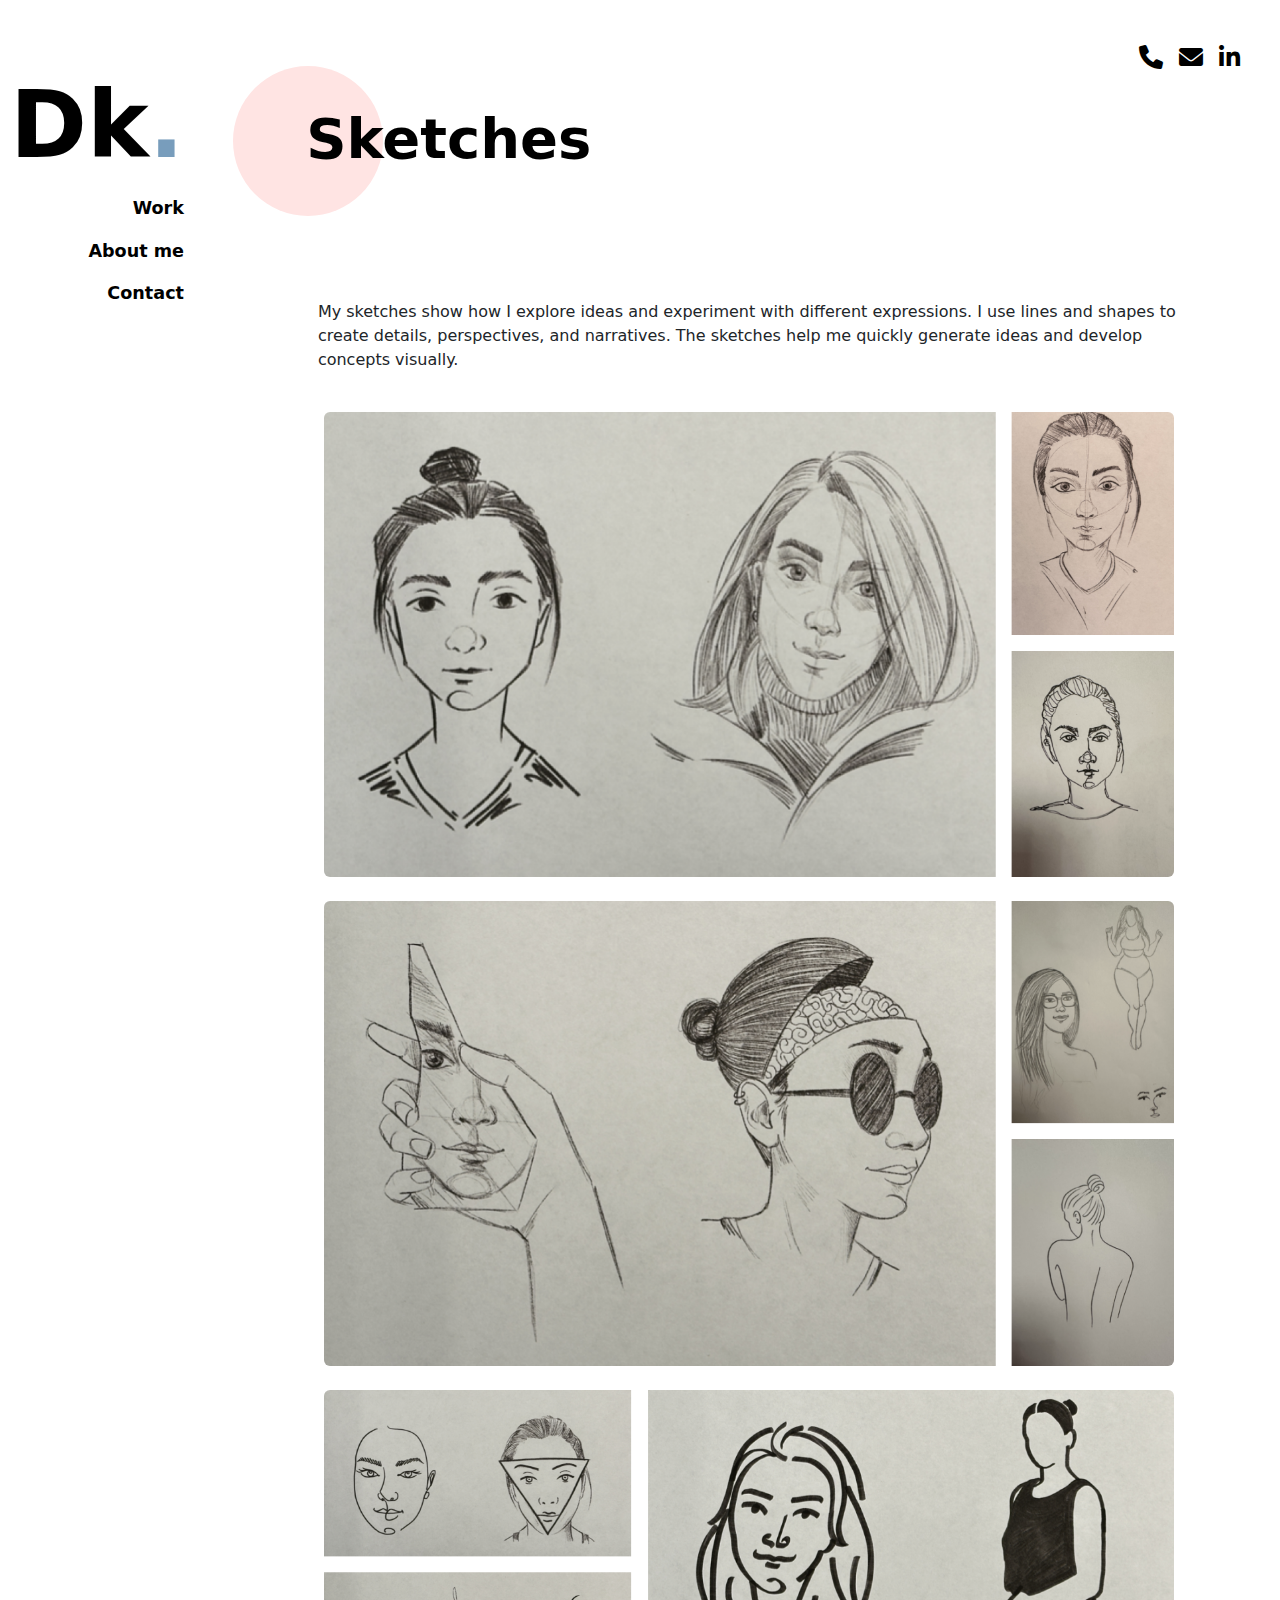
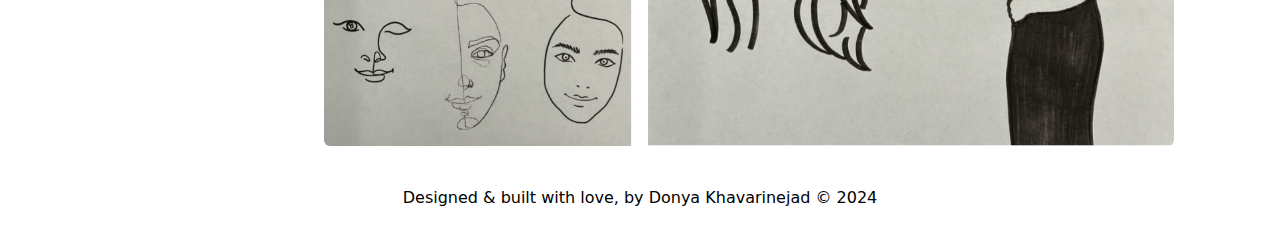
<file: sketch.html>
<!DOCTYPE html>
<html lang="en">

<head>
  <meta charset="UTF-8">
  <meta name="viewport" content="width=device-width, initial-scale=1.0">
  <title>Portfolio - Donya Khavarinejad</title>
  <!-- kopplar till css -->
  <link rel="stylesheet" href="Assets/Css/styles.css">
  <!-- Lägg till Bootstrap CSS -->
  <link href="https://cdn.jsdelivr.net/npm/bootstrap@5.3.3/dist/css/bootstrap.min.css" rel="stylesheet"
    integrity="sha384-QWTKZyjpPEjISv5WaRU9OFeRpok6YctnYmDr5pNlyT2bRjXh0JMhjY6hW+ALEwIH" crossorigin="anonymous">
  <!-- Font Awesome CDN -->
  <link rel="stylesheet" href="https://cdnjs.cloudflare.com/ajax/libs/font-awesome/6.0.0/css/all.min.css">
</head>

<body>


  <!-- Social Icons för stor skärm som placeras högst upp höger på sida och ska inte syns i mindre skärm -->
  <div class="social-icons d-none d-lg-flex justify-content-end">
    <a href="tel:+46736227007" target="_blank" rel="noopener noreferrer">
      <i class="fas fa-phone"></i>
    </a>
    <a href="mailto:donyakhavari72@gmail.com" target="_blank" rel="noopener noreferrer">
      <i class="fas fa-envelope"></i>
    </a>
    <a href="https://linkedin.com" target="_blank" rel="noopener noreferrer">
      <i class="fab fa-linkedin-in"></i>
    </a>
  </div>

  <div>
    <div class="row">
      <div class="col">
        <nav class="navbar navbar-expand-lg bg-body-tertiary d-lg-none">
          <div class="container-fluid">
            <!-- Logotyp -->
            <a class="navbar-brand" href="index.html">
              <img src="Assets/Images/logo.png" alt="Bootstrap Logo" width="50" height="ms-auto">
            </a>

            <!-- Navbar i knapp form placerad till höger för mindre skärm-->
            <button class="navbar-toggler ms-auto" type="button" data-bs-toggle="collapse" data-bs-target="#navbarNav"
              aria-controls="navbarNav" aria-expanded="false" aria-label="Toggle navigation">
              <span class="navbar-toggler-icon"></span>
            </button>

            <!-- Navigeringsmeny för mindre skärm -->
            <div class="collapse navbar-collapse" id="navbarNav">
              <ul class="navbar-nav ms-auto">
                <!-- Sociala ikoner som ska syns i navbar för mindre skärm -->
                <li class="nav-item d-flex justify-content-around">
                  <a href="tel:+46736227007" target="_blank" rel="noopener noreferrer" class="nav-link">
                    <i class="fas fa-phone"></i>
                  </a>
                  <a href="mailto:donyakhavari72@gmail.com" target="_blank" rel="noopener noreferrer" class="nav-link">
                    <i class="fas fa-envelope"></i>
                  </a>
                  <a href="https://linkedin.com" target="_blank" rel="noopener noreferrer" class="nav-link">
                    <i class="fab fa-linkedin-in"></i>
                  </a>
                </li>
                <!-- Meny knappar -->
                <li class="nav-item">
                  <a class="nav-link active" aria-current="page" href="work.html">Work</a>
                </li>
                <li class="nav-item">
                  <a class="nav-link" href="about.html">About me</a>
                </li>
                <li class="nav-item">
                  <a class="nav-link" href="contact.html">Contact</a>
                </li>
              </ul>
            </div>
          </div>
        </nav>
      </div>
    </div>

    <!-- Har använd row och col för att ha kontroll över min layout -->
    <div class="row">
      <!-- Sidokolumn för meny i större skärm -->
      <div class="col-lg-2">
        <div class="p-3">
          <!-- class:
         - d-none: döljer meny på alla skärmar som standard.
         - d-lg-block visar meny endast på stora skärmar som ett blockelement -->
          <header class="d-none d-lg-block">
            <div class="logo">
              <a href="index.html">Dk</a> <!-- Gör logo klickbar -->
            </div>
            <!-- Meny knappar -->
            <nav>
              <ul>
                <li><a href="work.html">Work</a></li>
                <li><a href="about.html">About me</a></li>
                <li><a href="contact.html">Contact</a></li>
              </ul>
            </nav>
          </header>
        </div>
      </div>

      <!-- Huvudinnehåll -->
      <!-- class: col-lg-10: col tar upp 10 av 12 alla col i ett Bootstrap-rutnät på stora skärmar. -->
      <div class="col-lg-10">
        <!-- Row för placera circle och texten -->
        <!-- mb-3: margin bottom. -->
        <div class="row mb-3">
          <div class="col">
            <!-- p-3: padding -->
            <div class="p-3">
  
              <div class="circle-text-section d-flex justify-content-start align-items-center">
                <div class="circle">
                  <p class="h3 text-start">Sketches</p>
                </div>
              </div>
            </div>
          </div>
        </div>



        <!-- Behållare med övre marginal:
         - container: Skapar en centrerad behållare anpassande för olika skärmstorlek.
         - mt-5: Margin topp. -->
        <div class="container mt-5">
          <!-- Rubrik ovanför bilderna -->
          <!-- mb-4: margin bottom -->
          <div class="row mb-4">
               <!-- Kolumn med centrerat innehåll:
                  - col-10: Upptar 10 av 12 col.
                  - mx-auto: Centrerar col horisontellt med automatiska margin.
                  - d-flex: Aktiverar flexbox-layout för att hantera placeringen av innehållet.
                  - flex-column: Arrangerar flexboxens barn i en col.
                  - justify-content-center: Centrerar innehållet (y) i col.
                  - align-items-center: Centrerar innehållet (x) i col.
                  - text-center: Centrerar texten. -->
              <div class="col-10 mx-auto d-flex flex-column justify-content-center align-items-center text-center">
                  <p class="text-start">
                      My sketches show how I explore ideas and experiment with different expressions. I use lines and shapes to create details, perspectives, and narratives. The sketches help me quickly generate ideas and develop concepts visually.
                  </p>
              </div>
          </div>
      </div>


    <!-- Första bildraden -->
    <!-- mb-4: margin bottom -->
    <div class="row mb-4">
      <!-- Kolumn med centrerat innehåll:
         - col-12: col tar upp hela raden (12 av 12 col).
         - d-flex: Aktiverar flexbox-layout för att hantera placeringen av innehållet.
         - flex-column: Arrangerar flexboxens barn i en col.
         - align-items-center: Centrerar flexboxens barn horisontellt inom col. -->
      <div class="col-12 d-flex flex-column align-items-center">
        <!-- Bilden -->
          <!-- w-100: Gör att bilden fyller 100% av bredden på sin behållare. 
               max-width: 80%; Begränsar elementets maximala bredd till 80% av dess förälders bredd. -->
        <img src="Assets/Images/pic1.png" class="img-fluid rounded w-100" alt="Bild 1" style="max-width: 80%;">
      </div>
    </div>
  
    <!-- Andra bildraden -->
    <div class="row mb-4">
      <div class="col-12 d-flex flex-column align-items-center">
        <!-- Bilden -->
        <img src="Assets/Images/pic2.png" class="img-fluid rounded w-100" alt="Bild 2" style="max-width: 80%;">
      </div>
    </div>
  
    <!-- Tredje bildraden -->
    <div class="row mb-4">
      <div class="col-12 d-flex flex-column align-items-center">
        <!-- Bilden -->
        <img src="Assets/Images/pic3.png" class="img-fluid rounded w-100" alt="Bild 3" style="max-width: 80%;">
      </div>
    </div>
  </div>




    <!-- Footer Section -->
    <footer>
      <p class="fs-6">Designed & built with love, by Donya Khavarinejad &copy; 2024</p>
    </footer>
    <script src="https://cdn.jsdelivr.net/npm/bootstrap@5.3.3/dist/js/bootstrap.bundle.min.js" integrity="sha384-YvpcrYf0tY3lHB60NNkmXc5s9fDVZLESaAA55NDzOxhy9GkcIdslK1eN7N6jIeHz" crossorigin="anonymous"></script>
    <script src="https://cdn.jsdelivr.net/npm/@popperjs/core@2.11.8/dist/umd/popper.min.js" integrity="sha384-I7E8VVD/ismYTF4hNIPjVp/Zjvgyol6VFvRkX/vR+Vc4jQkC+hVqc2pM8ODewa9r" crossorigin="anonymous"></script>
<script src="https://cdn.jsdelivr.net/npm/bootstrap@5.3.3/dist/js/bootstrap.min.js" integrity="sha384-0pUGZvbkm6XF6gxjEnlmuGrJXVbNuzT9qBBavbLwCsOGabYfZo0T0to5eqruptLy" crossorigin="anonymous"></script>
</body>
</html>
</file>
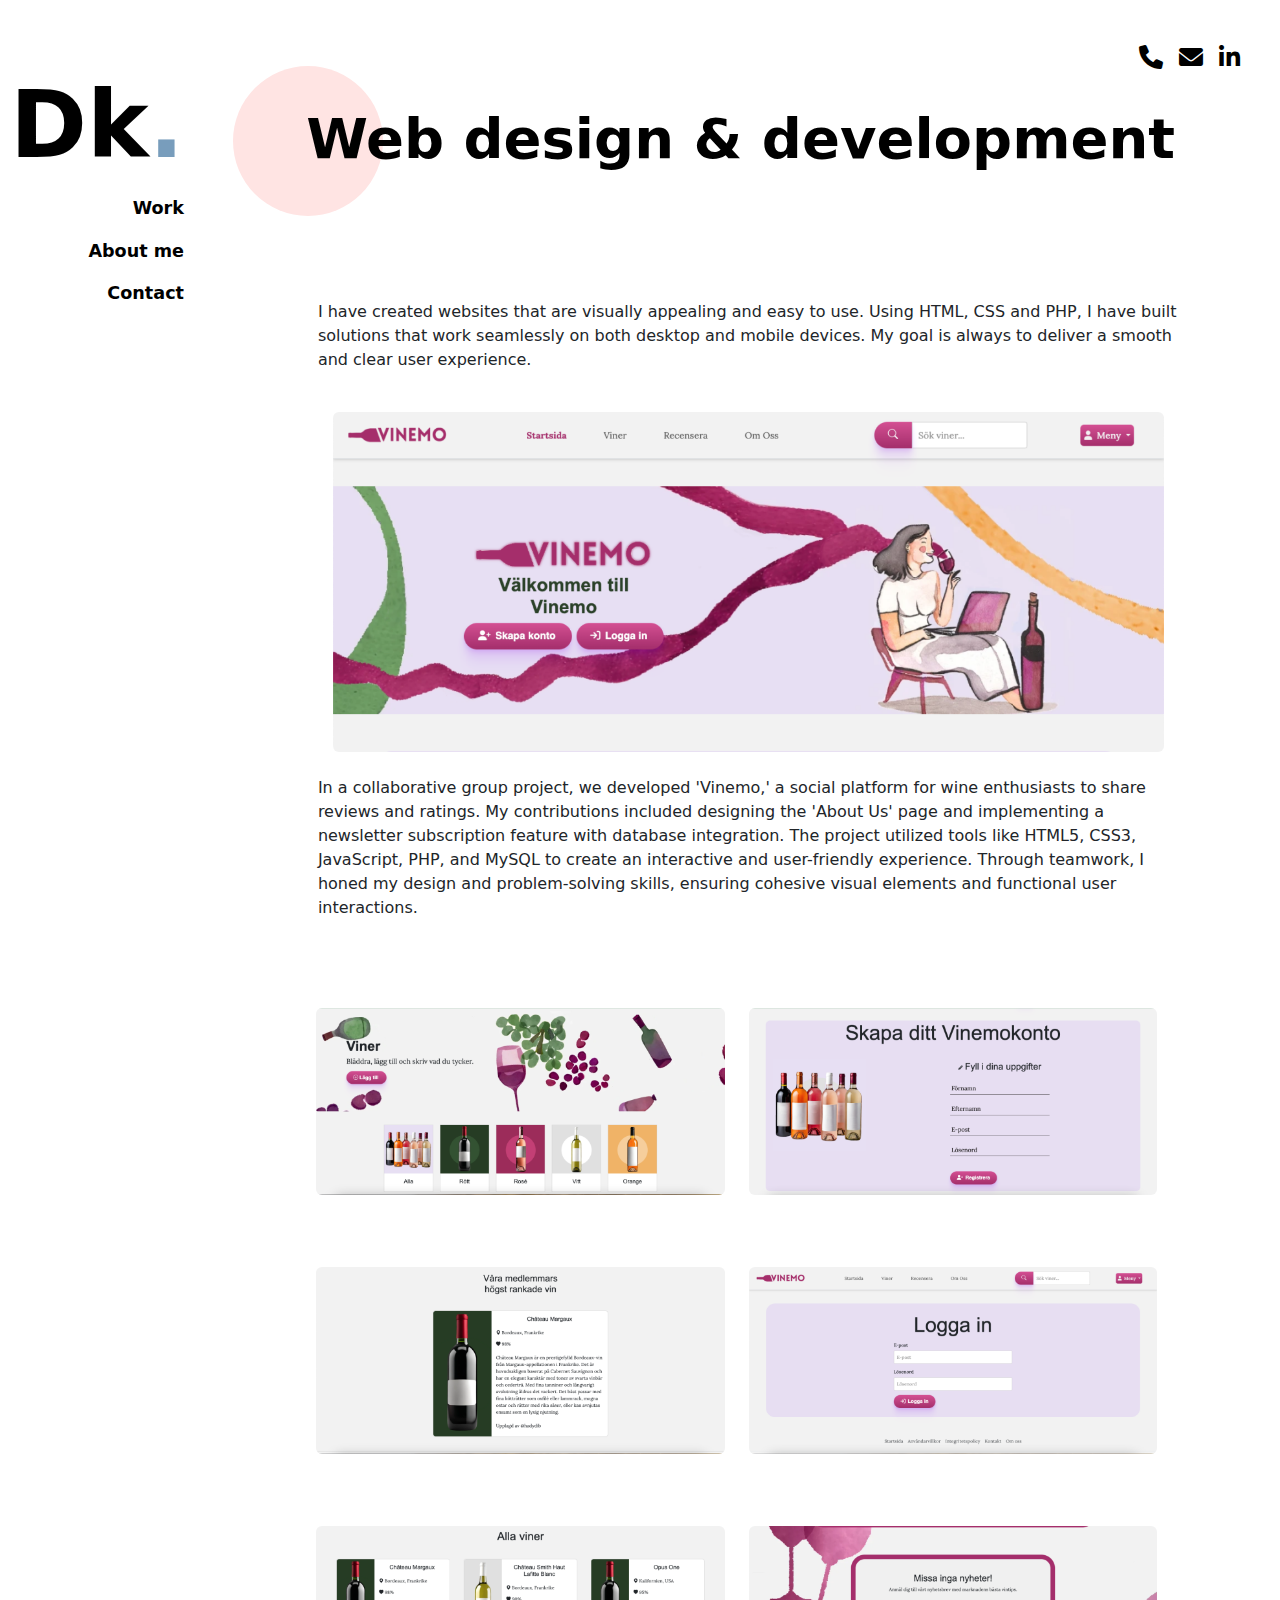
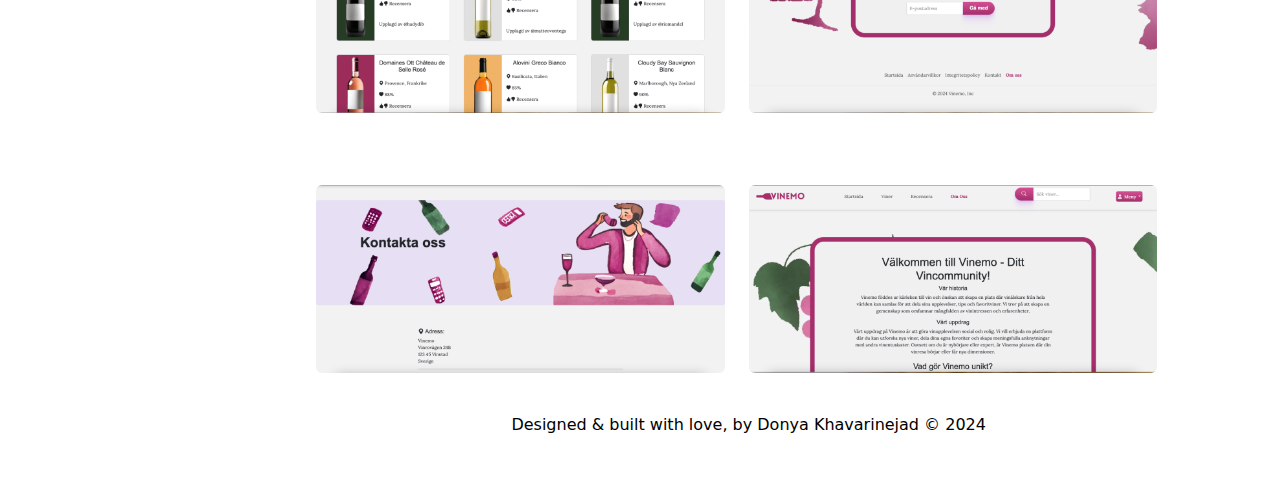
<file: web.html>
<!DOCTYPE html>
<html lang="en">

<head>
  <meta charset="UTF-8">
  <meta name="viewport" content="width=device-width, initial-scale=1.0">
  <title>Portfolio - Donya Khavarinejad</title>
  <!-- kopplar till css -->
  <link rel="stylesheet" href="Assets/Css/styles.css">
  <!-- Lägg till Bootstrap CSS -->
  <link href="https://cdn.jsdelivr.net/npm/bootstrap@5.3.3/dist/css/bootstrap.min.css" rel="stylesheet"
    integrity="sha384-QWTKZyjpPEjISv5WaRU9OFeRpok6YctnYmDr5pNlyT2bRjXh0JMhjY6hW+ALEwIH" crossorigin="anonymous">
  <!-- Font Awesome CDN -->
  <link rel="stylesheet" href="https://cdnjs.cloudflare.com/ajax/libs/font-awesome/6.0.0/css/all.min.css">
</head>

<body>


  <!-- Social Icons för stor skärm som placeras högst upp höger på sida och ska inte syns i mindre skärm -->
  <div class="social-icons d-none d-lg-flex justify-content-end">
    <a href="tel:+46736227007" target="_blank" rel="noopener noreferrer">
      <i class="fas fa-phone"></i>
    </a>
    <a href="mailto:donyakhavari72@gmail.com" target="_blank" rel="noopener noreferrer">
      <i class="fas fa-envelope"></i>
    </a>
    <a href="https://linkedin.com" target="_blank" rel="noopener noreferrer">
      <i class="fab fa-linkedin-in"></i>
    </a>
  </div>

  <div>
    <div class="row">
      <div class="col">
        <nav class="navbar navbar-expand-lg bg-body-tertiary d-lg-none">
          <div class="container-fluid">
            <!-- Logotyp -->
            <a class="navbar-brand" href="index.html">
              <img src="Assets/Images/logo.png" alt="Bootstrap Logo" width="50" height="ms-auto">
            </a>

            <!-- Navbar i knapp form placerad till höger för mindre skärm-->
            <button class="navbar-toggler ms-auto" type="button" data-bs-toggle="collapse" data-bs-target="#navbarNav"
              aria-controls="navbarNav" aria-expanded="false" aria-label="Toggle navigation">
              <span class="navbar-toggler-icon"></span>
            </button>

            <!-- Navigeringsmeny för mindre skärm -->
            <div class="collapse navbar-collapse" id="navbarNav">
              <ul class="navbar-nav ms-auto">
                <!-- Sociala ikoner som ska syns i navbar för mindre skärm -->
                <li class="nav-item d-flex justify-content-around">
                  <a href="tel:+46736227007" target="_blank" rel="noopener noreferrer" class="nav-link">
                    <i class="fas fa-phone"></i>
                  </a>
                  <a href="mailto:donyakhavari72@gmail.com" target="_blank" rel="noopener noreferrer" class="nav-link">
                    <i class="fas fa-envelope"></i>
                  </a>
                  <a href="https://linkedin.com" target="_blank" rel="noopener noreferrer" class="nav-link">
                    <i class="fab fa-linkedin-in"></i>
                  </a>
                </li>
                <!-- Meny knappar -->
                <li class="nav-item">
                  <a class="nav-link active" aria-current="page" href="work.html">Work</a>
                </li>
                <li class="nav-item">
                  <a class="nav-link" href="about.html">About me</a>
                </li>
                <li class="nav-item">
                  <a class="nav-link" href="contact.html">Contact</a>
                </li>
              </ul>
            </div>
          </div>
        </nav>
      </div>
    </div>

    <!-- Har använd row och col för att ha kontroll över min layout -->
    <div class="row">
      <!-- Sidokolumn för meny i större skärm -->
      <div class="col-lg-2">
        <div class="p-3">
          <!-- class:
         - d-none: döljer meny på alla skärmar som standard.
         - d-lg-block visar meny endast på stora skärmar som ett blockelement -->
          <header class="d-none d-lg-block">
            <div class="logo">
              <a href="index.html">Dk</a> <!-- Gör logo klickbar -->
            </div>
            <!-- Meny knappar -->
            <nav>
              <ul>
                <li><a href="work.html">Work</a></li>
                <li><a href="about.html">About me</a></li>
                <li><a href="contact.html">Contact</a></li>
              </ul>
            </nav>
          </header>
        </div>
      </div>

      <!-- Huvudinnehåll -->
      <!-- class: col-lg-10: col tar upp 10 av 12 alla col i ett Bootstrap-rutnät på stora skärmar. -->
      <div class="col-lg-10">
        <!-- Row för placera circle och texten -->
        <!-- mb-3: margin bottom. -->
        <div class="row mb-3">
          <div class="col">
            <!-- p-3: padding -->
            <div class="p-3">
  
              <div class="circle-text-section d-flex justify-content-start align-items-center">
                <div class="circle">
                  <p class="h3 text-start">Web design & development</p>
                </div>
              </div>
            </div>
          </div>
        </div>


         <!-- Behållare:
         - container: Skapar en centrerad behållare.
         - mt-5: Margin top. -->
        <div class="container mt-5">
            <!-- Row 1: Text -->
            <div class="row mb-4">
              <div class="col-10 mx-auto d-flex flex-column justify-content-center align-items-center text-center">
                <p class="text-start">I have created websites that are visually appealing and easy to use. Using HTML, CSS and PHP, I have built solutions that work seamlessly on both desktop and mobile devices. My goal is always to deliver a smooth and clear user experience.</p>
              </div>
            </div>
          
            <!-- Row 2: Stor Bild -->
            <div class="row mb-4">
              <div class="col-12 d-flex justify-content-center">
                <img src="Assets/Images/webstor.png" class="img-fluid rounded w-100" alt="Stor Bild" style="max-width: 80%;">
              </div>
            </div>
          
            <!-- Row 3: Lite Text -->
            <div class="row mb-4">
                 <!-- Kolumn med centrerat innehåll:
                    - col-10: Upptar 10 av 12 col.
                    - mx-auto: Centrerar col (x) med automatiska marginaler.
                    - d-flex: Aktiverar flexbox-layout för att hantera placering.
                    - flex-column: Arrangerar flexboxens barn i en col.
                    - justify-content-center: Centrerar innehållet (y) inom col.
                    - align-items-center: Centrerar innehållet (x) inom col.
                    - text-center: Centrerar texten. -->
              <div class="col-10 mx-auto d-flex flex-column justify-content-center align-items-center text-center">
                <p class="text-start">In a collaborative group project, we developed 'Vinemo,' a social platform for wine enthusiasts to share reviews and ratings. My contributions included designing the 'About Us' page and implementing a newsletter subscription feature with database integration. The project utilized tools like HTML5, CSS3, JavaScript, PHP, and MySQL to create an interactive and user-friendly experience. Through teamwork, I honed my design and problem-solving skills, ensuring cohesive visual elements and functional user interactions.</p>
              </div>
            </div>
          
            <!-- Row 4: Bilder i 4 rader och 2 kolumner -->
            <div class="row mb-4">

              <div class="row mb-4 g-4 d-flex justify-content-center">
                <div class="col-12 col-md-5">
                  <img src="Assets/Images/web1.png" class="img-fluid rounded w-100" alt="Bild 1" style="max-width: 100%;">
                </div>
                <div class="col-12 col-md-5">
                  <img src="Assets/Images/web2.png" class="img-fluid rounded w-100" alt="Bild 2" style="max-width: 100%;">
                </div>
              </div>
              
                  <!-- Rad med centrerat innehåll och mellanrum:
                  - mb-4: Margin bottom.
                  - g-4: Lägger till gap mellan col och row.
                  - d-flex: Aktiverar flexbox-layout för row.
                  - justify-content-center: Centrerar col (x) inom row. 
                    Har lagt 2 div i en div för att kontrollera avståndet mellan bilderna. -->
              <div class="row mb-4 g-4 d-flex justify-content-center">
                <div class="col-12 col-md-5">
                  <img src="Assets/Images/web3.png" class="img-fluid rounded w-100" alt="Bild 3" style="max-width: 100%;">
                </div>

                <div class="col-12 col-md-5">
                  <img src="Assets/Images/web4.png" class="img-fluid rounded w-100" alt="Bild 4" style="max-width: 100%;">
                </div>
              </div>
        
              <div class="row mb-4 g-4 d-flex justify-content-center">
                <div class="col-12 col-md-5">
                  <img src="Assets/Images/web5.png" class="img-fluid rounded w-100" alt="Bild 5" style="max-width: 100%;">
                </div>
                <div class="col-12 col-md-5">
                  <img src="Assets/Images/web6.png" class="img-fluid rounded w-100" alt="Bild 6" style="max-width: 100%;">
                </div>
              </div>

              <div class="row mb-4 g-4 d-flex justify-content-center">
                <div class="col-12 col-md-5">
                  <img src="Assets/Images/web7.png" class="img-fluid rounded w-100" alt="Bild 7" style="max-width: 100%;">
                </div>
                <div class="col-12 col-md-5">
                  <img src="Assets/Images/web8.png" class="img-fluid rounded w-100" alt="Bild 8" style="max-width: 100%;">
                </div>
              </div>

            




    <!-- Footer Section -->
    <footer>
      <p class="fs-6">Designed & built with love, by Donya Khavarinejad &copy; 2024</p>
    </footer>
    <script src="https://cdn.jsdelivr.net/npm/bootstrap@5.3.3/dist/js/bootstrap.bundle.min.js" integrity="sha384-YvpcrYf0tY3lHB60NNkmXc5s9fDVZLESaAA55NDzOxhy9GkcIdslK1eN7N6jIeHz" crossorigin="anonymous"></script>
    <script src="https://cdn.jsdelivr.net/npm/@popperjs/core@2.11.8/dist/umd/popper.min.js" integrity="sha384-I7E8VVD/ismYTF4hNIPjVp/Zjvgyol6VFvRkX/vR+Vc4jQkC+hVqc2pM8ODewa9r" crossorigin="anonymous"></script>
<script src="https://cdn.jsdelivr.net/npm/bootstrap@5.3.3/dist/js/bootstrap.min.js" integrity="sha384-0pUGZvbkm6XF6gxjEnlmuGrJXVbNuzT9qBBavbLwCsOGabYfZo0T0to5eqruptLy" crossorigin="anonymous"></script>
</body>
</html>
</file>
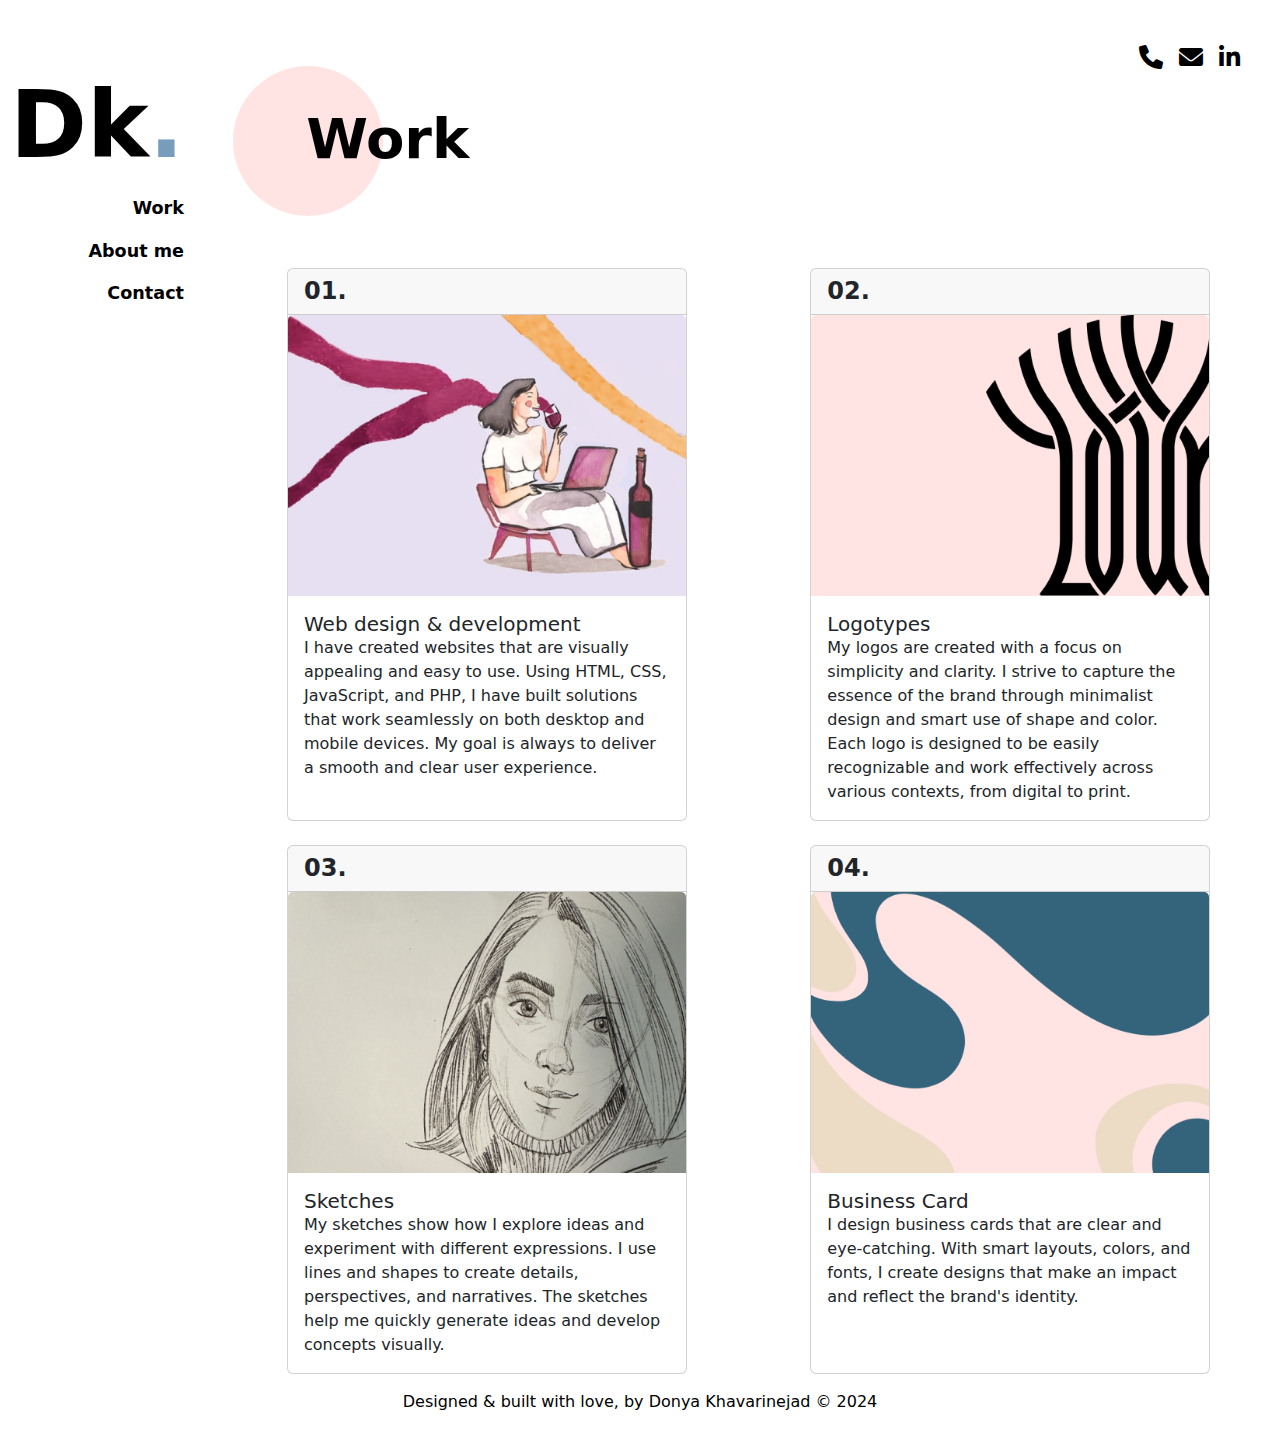
<file: work.html>
<!DOCTYPE html>
<html lang="en">

<head>
  <meta charset="UTF-8">
  <meta name="viewport" content="width=device-width, initial-scale=1.0">
  <title>Portfolio - Donya Khavarinejad</title>
  <!-- kopplar till css -->
  <link rel="stylesheet" href="Assets/Css/styles.css">
  <!-- Lägg till Bootstrap CSS -->
  <link href="https://cdn.jsdelivr.net/npm/bootstrap@5.3.3/dist/css/bootstrap.min.css" rel="stylesheet"
    integrity="sha384-QWTKZyjpPEjISv5WaRU9OFeRpok6YctnYmDr5pNlyT2bRjXh0JMhjY6hW+ALEwIH" crossorigin="anonymous">
  <!-- Font Awesome CDN -->
  <link rel="stylesheet" href="https://cdnjs.cloudflare.com/ajax/libs/font-awesome/6.0.0/css/all.min.css">
</head>

<body>


  <!-- Social Icons för stor skärm som placeras högst upp höger på sida och ska inte syns i mindre skärm -->
  <div class="social-icons d-none d-lg-flex justify-content-end">
    <a href="tel:+46736227007" target="_blank" rel="noopener noreferrer">
      <i class="fas fa-phone"></i>
    </a>
    <a href="mailto:donyakhavari72@gmail.com" target="_blank" rel="noopener noreferrer">
      <i class="fas fa-envelope"></i>
    </a>
    <a href="https://linkedin.com" target="_blank" rel="noopener noreferrer">
      <i class="fab fa-linkedin-in"></i>
    </a>
  </div>

  <div>
    <div class="row">
      <div class="col">
        <nav class="navbar navbar-expand-lg bg-body-tertiary d-lg-none">
          <div class="container-fluid">
            <!-- Logotyp -->
            <a class="navbar-brand" href="index.html">
              <img src="Assets/Images/logo.png" alt="Bootstrap Logo" width="50" height="ms-auto">
            </a>

            <!-- Navbar i knapp form placerad till höger för mindre skärm-->
            <button class="navbar-toggler ms-auto" type="button" data-bs-toggle="collapse" data-bs-target="#navbarNav"
              aria-controls="navbarNav" aria-expanded="false" aria-label="Toggle navigation">
              <span class="navbar-toggler-icon"></span>
            </button>

            <!-- Navigeringsmeny för mindre skärm -->
            <div class="collapse navbar-collapse" id="navbarNav">
              <ul class="navbar-nav ms-auto">
                <!-- Sociala ikoner som ska syns i navbar för mindre skärm -->
                <li class="nav-item d-flex justify-content-around">
                  <a href="tel:+46736227007" target="_blank" rel="noopener noreferrer" class="nav-link">
                    <i class="fas fa-phone"></i>
                  </a>
                  <a href="mailto:donyakhavari72@gmail.com" target="_blank" rel="noopener noreferrer" class="nav-link">
                    <i class="fas fa-envelope"></i>
                  </a>
                  <a href="https://linkedin.com" target="_blank" rel="noopener noreferrer" class="nav-link">
                    <i class="fab fa-linkedin-in"></i>
                  </a>
                </li>
                <!-- Meny knappar -->
                <li class="nav-item">
                  <a class="nav-link active" aria-current="page" href="work.html">Work</a>
                </li>
                <li class="nav-item">
                  <a class="nav-link" href="about.html">About me</a>
                </li>
                <li class="nav-item">
                  <a class="nav-link" href="contact.html">Contact</a>
                </li>
              </ul>
            </div>
          </div>
        </nav>
      </div>
    </div>

    <!-- Har använd row och col för att ha kontroll över min layout -->
    <div class="row">
      <!-- Sidokolumn för meny i större skärm -->
      <div class="col-lg-2">
        <div class="p-3">
          <!-- class:
         - d-none: döljer meny på alla skärmar som standard.
         - d-lg-block visar meny endast på stora skärmar som ett blockelement -->
          <header class="d-none d-lg-block">
            <div class="logo">
              <a href="index.html">Dk</a> <!-- Gör logo klickbar -->
            </div>
            <!-- Meny knappar -->
            <nav>
              <ul>
                <li><a href="work.html">Work</a></li>
                <li><a href="about.html">About me</a></li>
                <li><a href="contact.html">Contact</a></li>
              </ul>
            </nav>
          </header>
        </div>
      </div>

      <!-- Huvudinnehåll -->
      <!-- class: col-lg-10: col tar upp 10 av 12 alla col i ett Bootstrap-rutnät på stora skärmar. -->
      <div class="col-lg-10">
        <!-- Row för placera circle och texten -->
        <!-- mb-3: margin bottom. -->
        <div class="row mb-3">
          <div class="col">
            <!-- p-3: padding -->
            <div class="p-3">
  
              <div class="circle-text-section d-flex justify-content-start align-items-center">
                <div class="circle">
                  <p class="h3 text-start">Work</p>
                </div>
              </div>
            </div>
          </div>
        </div>

        

        <!-- Kortsektion -->
        <!-- Rad med dynamisk layout:
         - row-cols-1: Anger en col per rad på små skärmar.
         - row-cols-lg-2: Byter till två col per row på stora skärmar.
         - g-4: Lägger till gap mellan col och row.
         - mx-2: Lägger margin (x) på 8px.
         - custom-row: styling i CSS. -->
        <div class="row row-cols-1 row-cols-lg-2 g-4 mx-2 custom-row">

          <div class="col">
            <!-- Gör Card klickbar -->
            <!-- no-under-line: tabort linje under texter-->
            <a href="web.html" class="no-underline">
            <div class="card h-100">
            
              <div class="card-header text-start">
                <!-- fw-bold: font weight bold -->
                <h4 class="card-title fw-bold mb-0">01.</h4>
              </div>
              <img src="Assets/Images/web.png" class="card-img-top" alt="Web">
              <div class="card-body text-start">
                <h5 class="card-title mb-0">Web design & development</h5>
                <p class="card-text">I have created websites that are visually appealing and easy to use. Using HTML,
                  CSS, JavaScript, and PHP, I have built solutions that work seamlessly on both desktop and mobile
                  devices. My goal is always to deliver a smooth and clear user experience.</p>
              </div>
            </div>
            <!-- Hela card ska vara klickbar -->
          </a>
          </div>


          <div class="col">
            <!-- Gör Card klickbar -->
            <!-- no-under-line: tabort linje under texter-->
            <a href="logo.html" class="no-underline">
            <div class="card h-100">
              
              <div class="card-header text-start">
                <!-- fw-bold: font weight bold -->
                <h4 class="card-title fw-bold mb-0">02.</h4>
              </div>
              <img src="Assets/Images/logos.png" class="card-img-top" alt="Logotypes">
              <div class="card-body text-start">
                <h5 class="card-title mb-0">Logotypes</h5>
                <p class="card-text">My logos are created with a focus on simplicity and clarity. I strive to capture
                  the essence of the brand through minimalist design and smart use of shape and color. Each logo is
                  designed to be easily recognizable and work effectively across various contexts, from digital to
                  print.</p>
              </div>
            </div>
            <!-- Hela card ska vara klickbar -->
          </a>
          </div>
          <div class="col">
            <!-- Gör Card klickbar -->
            <!-- no-under-line: tabort linje under texter-->
            <a href="sketch.html" class="no-underline">
            <div class="card h-100">
              
              <div class="card-header text-start">
                <!-- fw-bold: font weight bold -->
                <h4 class="card-title fw-bold mb-0">03.</h4>
              </div>
              <img src="Assets/Images/sketch.png" class="card-img-top" alt="Sketches">
              <div class="card-body text-start">
                <h5 class="card-title mb-0">Sketches</h5>
                <p class="card-text">My sketches show how I explore ideas and experiment with different expressions. I
                  use lines and shapes to create details, perspectives, and narratives. The sketches help me quickly
                  generate ideas and develop concepts visually.</p>
              </div>
            </div>
            <!-- Hela card ska vara klickbar -->
          </a>
          </div>
          <div class="col">
            <!-- Gör Card klickbar -->
            <!-- no-under-line: tabort linje under texter-->
            <a href="cards.html" class="no-underline">
            <div class="card h-100">
              
              <div class="card-header text-start">
                <!-- fw-bold: font weight bold -->
                <h4 class="card-title fw-bold mb-0">04.</h4>
              </div>
              <img src="Assets/Images/visit.png" class="card-img-top" alt="Business Card">
              <div class="card-body text-start">
                <h5 class="card-title mb-0">Business Card</h5>
                <p class="card-text">I design business cards that are clear and eye-catching. With smart layouts,
                  colors, and fonts, I create designs that make an impact and reflect the brand's identity.</p>
              </div>
            </div>
            <!-- Hela card ska vara klickbar -->
          </a>
          </div>
        </div>
      </div>
    </div>
  </div>

  <!-- Footer Section -->
  <footer>
    <p class="fs-6">Designed & built with love, by Donya Khavarinejad &copy; 2024</p>
  </footer>
  <script src="https://cdn.jsdelivr.net/npm/bootstrap@5.3.3/dist/js/bootstrap.bundle.min.js"
    integrity="sha384-YvpcrYf0tY3lHB60NNkmXc5s9fDVZLESaAA55NDzOxhy9GkcIdslK1eN7N6jIeHz"
    crossorigin="anonymous"></script>
  <script src="https://cdn.jsdelivr.net/npm/@popperjs/core@2.11.8/dist/umd/popper.min.js"
    integrity="sha384-I7E8VVD/ismYTF4hNIPjVp/Zjvgyol6VFvRkX/vR+Vc4jQkC+hVqc2pM8ODewa9r"
    crossorigin="anonymous"></script>
  <script src="https://cdn.jsdelivr.net/npm/bootstrap@5.3.3/dist/js/bootstrap.min.js"
    integrity="sha384-0pUGZvbkm6XF6gxjEnlmuGrJXVbNuzT9qBBavbLwCsOGabYfZo0T0to5eqruptLy"
    crossorigin="anonymous"></script>
</body>

</html>
</file>
<file: Assets/Css/styles.css>
/* Styles */
/* Importera lokala Roboto-fonter */
@font-face {
    font-family: 'Roboto';
    src: url('../Fonts/roboto/Roboto-Regular.woff2') format('woff2'),
         url('../Fonts/roboto/Roboto-Regular.woff') format('woff'),
         url('../Fonts/roboto/Roboto-Regular.ttf') format('truetype');
    font-weight: 400;
    font-style: normal;
}

@font-face {
    font-family: 'Roboto';
    src: url('../Fonts/roboto/Roboto-Bold.woff2') format('woff2'),
         url('../Fonts/roboto/Roboto-Bold.woff') format('woff'),
         url('../Fonts/roboto/Roboto-Bold.ttf') format('truetype');
    font-weight: 700;
    font-style: normal;
}

/*Text Styles */
body {
    margin: 0;
    font-family: 'Roboto', sans-serif; /* Använd Roboto */
    background-color: #ffffff;
    color: #789dbc; /* Standard textfärg som jag valde */
}

/* Header Styles */
header {
    position: fixed;
    top: 0px;
    left: 0px;
    width: 200px;
    height: 100%;
    background-color: #ffffff;
    color: #000;
    padding: 1rem;
}

/* Logo Styles */
header .logo {
    padding-top: 40px;
    font-size: 5.8rem;
    font-weight: bold;
    color: #000; /* Sätt DK till svart */
    text-align: right; /* Högerjustera texten */
    display: flex; /* Flex-behållare */
    justify-content: flex-end; /* Justera logotypen till höger */
    align-items: center; /* Vertikal centrering */
    gap: 0; /* Ta bort mellanrum mellan elementen */
}

header .logo a {
    text-decoration: none; /* Ta bort understrykning */
    color: inherit; /* Behåll färgen från logotypen */
    font-size: inherit; 
    font-weight: inherit; 
    display: inline-block; /* Förhindra oönskade avstånd */
}

header .logo::after {
    content: '.'; /* Lägg till punkten efter DK */
    color: #789dbc; /* Punkten får samma färg som textfärgen */
    font-size: 5.8rem; /* Samma storlek som logotypen */
    margin-right: 0; /* Ta bort mellanrum till höger om punkten */
}

header nav ul {
    list-style: none;
    padding: 0;
    margin: 0;
    display: flex;
    flex-direction: column;
    gap: 1rem;
    text-align: right; /* Högerjustera texten */
}

header nav ul li a {
    text-decoration: none;
    color: #000; /* Menytextfärg */
    font-weight: bold;
    font-size: 1.1rem;
    transition: color 0.3s;
    text-align: right; /* Högerjustera texten */
}

header nav ul li a:hover {
    color: #6c8da9; /* Hover-effekt */
}

.social-icons {
    position: absolute; /* Placera behållaren i det övre högra hörnet */
    top: 40px;
    right: 40px;
    display: flex; /* Gör ikonerna horisontella */
    gap: 1rem; /* Lägg till avstånd mellan ikonerna */
}

.social-icons a {
    color: #000; /* Standardfärg för ikoner */
    font-size: 1.5rem; /* Storlek på ikoner */
    text-decoration: none; /* Ta bort linje under texten */
    transition: color 0.3s; /* Lägg till en hover-effekt */
}

.social-icons a:hover {
    color: #6c8da9; /* Ändra färg vid hover */
}


main {
    /* margin-left: 200px; Utrymme för menyn */
    display: flex;
    justify-content: center; /* Centrera horisontellt */
    align-items: center; /* Centrera vertikalt om höjden tillåter */
    min-height: calc(100vh - 80px); /* Anpassa till viewporthöjden minus menyns toppmarginal */
    padding: 1rem; /* Lägg till lite utrymme runt innehållet */
} 

/* Hero Section */
.hero {
    display: flex; /* Flexbox för att placera bild och text sida vid sida */
    flex-direction: row; /* Placera innehållet (x) horisontellt */
    align-items: center; /* Centrera innehållet (y) vertikalt */
    justify-content: center; /* Centrera hela sektionen (x) */
    text-align: left; /* Align text vänster */
    padding: 2rem 1rem;
    background-color: #ffffff; 
}

/* Profilbild */
.img-fluid {
    width: 450px; /* Ange storlek för bilden */
    height: auto;
    object-fit: cover; /* Proportionerlig fyllning */
    display: block;
    object-fit: cover; /* Fyller bilden proportionellt */
    background-color: #fff;
}

/* Hero Text */
.hero .smalltitle {
    font-size: 1.5em;
    color: #000;
    margin: 0.1em;
    margin-left: -1.9em;
}


.hero .bigtitle {
    color: #789dbc;
    font-size: 3em;
    margin-left: -1em;
}

.hero .andtitle {
 font-size: 7em;
 margin-left: -0.4em;
}

.hero h2 {
    font-size: 7em;
    color: #000;
    font-weight: bold;
    margin: -0.1em;
    margin-left: -0.6em;
}

/* Hero-sektionen: Text under bilden och centrerat på små skärmar */
@media (max-width: 768px) {
    .hero {
        display: flex; /* Aktivera Flexbox */
        flex-direction: column; /* Placera innehållet (y)) */
        align-items: center; /* Centrera (x)) */
        justify-content: center; /* Centrera (y)) */
        text-align: center; /* Align texten till mitten */
        padding: 1rem; /* Lägger till lite inre marginal */
    }

    .profile-pic {
        margin-bottom: 1rem; /* Avstånd mellan bilden och texten */
        max-width: 80%; /* Anpassa bildens bredd */
        height: auto; /* Behåll proportionerna */
    }

    .hero-text {
        text-align: center; /* Centrera texten */
    }
}

/* Footer Styles */
footer {
    position:relative;
    text-align: center;
    padding: 16px;
    color: #000; /* Samma färg som global textfärg */
    font-size: 1.2em;
    background-color: #fff;
}

/* Sektionens grundläggande layout */
.circle-text-section {
   margin-bottom: 20px;
}

/* Själva rosa cirkeln */
.circle {
    position: relative; /* Gör att cirkeln kan placeras oberoende av sitt innehåll */
    top: 0%; /* Center vertically within the parent */
    left: 0%; /* Center horizontally */
    margin-top: 50px;
    transform: translateY(0%); /* Justera för att få exakt centrerad placering */
    width: 150px; /* Mindre cirkelstorlek */
    height: 150px;
    background-color: #ffe4e3;
    border-radius: 50%; /* Gör formen rund */
    display: flex;
}

/* Texten inuti cirkeln */
.circle p {
    font-size: 3.5em; 
    font-weight: bold; 
    color: #000; 
    margin-top: 0.7em;
    margin-left: 1.3em;
    white-space: nowrap; /* Förhindra radbrytning som gjorde mig galen */
}



/* För mindre skärmar */
@media (max-width: 992px) {
    .circle {
        position: static; /* Ta bort absolut positionering */
        margin-left: 0; /* Flytta cirkeln till vänster */
        margin-top: 20px; /* Lägg till lite avstånd uppifrån */
        width: 120px; /* Justera storleken */
        height: 120px;
    }
}


.card {
  max-width: 400px; /* Justerar kortets bredd */
  margin: 0 auto; /* Centrerar kortet */
}

/* about me card som jag vill inte ändra storleken */
.custom-card {
    max-width: none; /* Tar bort begränsningen */
    margin: 0; /* Tar bort centrerande marginal */
  }

/* tabort linje under texter i card */
.no-underline {
    text-decoration: none;
}

/* Sektion för Contact */
.contact-circle-section {
    position: absolute; /* Placera sektionen exakt */
    top: 80px;
    left: 280px; 
    display: flex; /* Flexbox för centrering */
    justify-content: center; /* Centrera horisontellt */
    align-items: center; /* Centrera vertikalt */
    margin-bottom: 1rem; /* Minska marginalen mellan cirkeln och formuläret */
}

/* För att centrera formuläret efter menyn */
.container-fluid.contact {
    display: flex;
    flex-direction: column; 
    align-items: center; 
    justify-content: flex-start; 
    margin-top: 150px; 
    /* min-height: calc(100vh - 200px);  */
} 

/* Formulär */
form {
    max-width: 600px; /* Begränsa bredden på formuläret */
    width: 100%; /* Anpassa till mindre skärmar */
    padding: 20px; /* Lägg till padding */
    background: #ffffff; /* Vit bakgrund */
    box-shadow: 0 4px 8px rgba(0, 0, 0, 0.1); /* Subtil skugga */
    border-radius: 8px; /* Rundade hörn */
    text-align: left; /* Justera text till vänster */
}

form .form-label {
    font-size: 1rem; /* Normalstorlek för etiketttext */
    font-weight: bold; /* Fetstil för etiketter */
}

form .form-control {
    font-size: 1rem; /* Gör input-texten större */
    padding: 10px; /* Lägg till lite padding för bättre utrymme */
    border-radius: 6px; /* Rundade hörn för input-fält */
}

form .btn {
    width: 25%; /* Gör knappen bredare */
    margin: 0 auto; /* Centrera knappen horisontellt */
    display: block; /* Se till att knappen följer block-stil */
    background-color: #789dbc; /* Anpassad knappfärg */
    color: #ffffff; /* Vit textfärg */
    padding: 10px;
    font-size: 1.1rem; /* Justera textstorlek */
    border-radius: 6px; /* Rundade hörn */
    border: none; /* Ingen kantlinje */
    cursor: pointer; /* Pekar-hand vid hover */
}
form .btn:hover {
    background-color: #789dbc; /* Mörkare blå vid hover */
}
</file>
